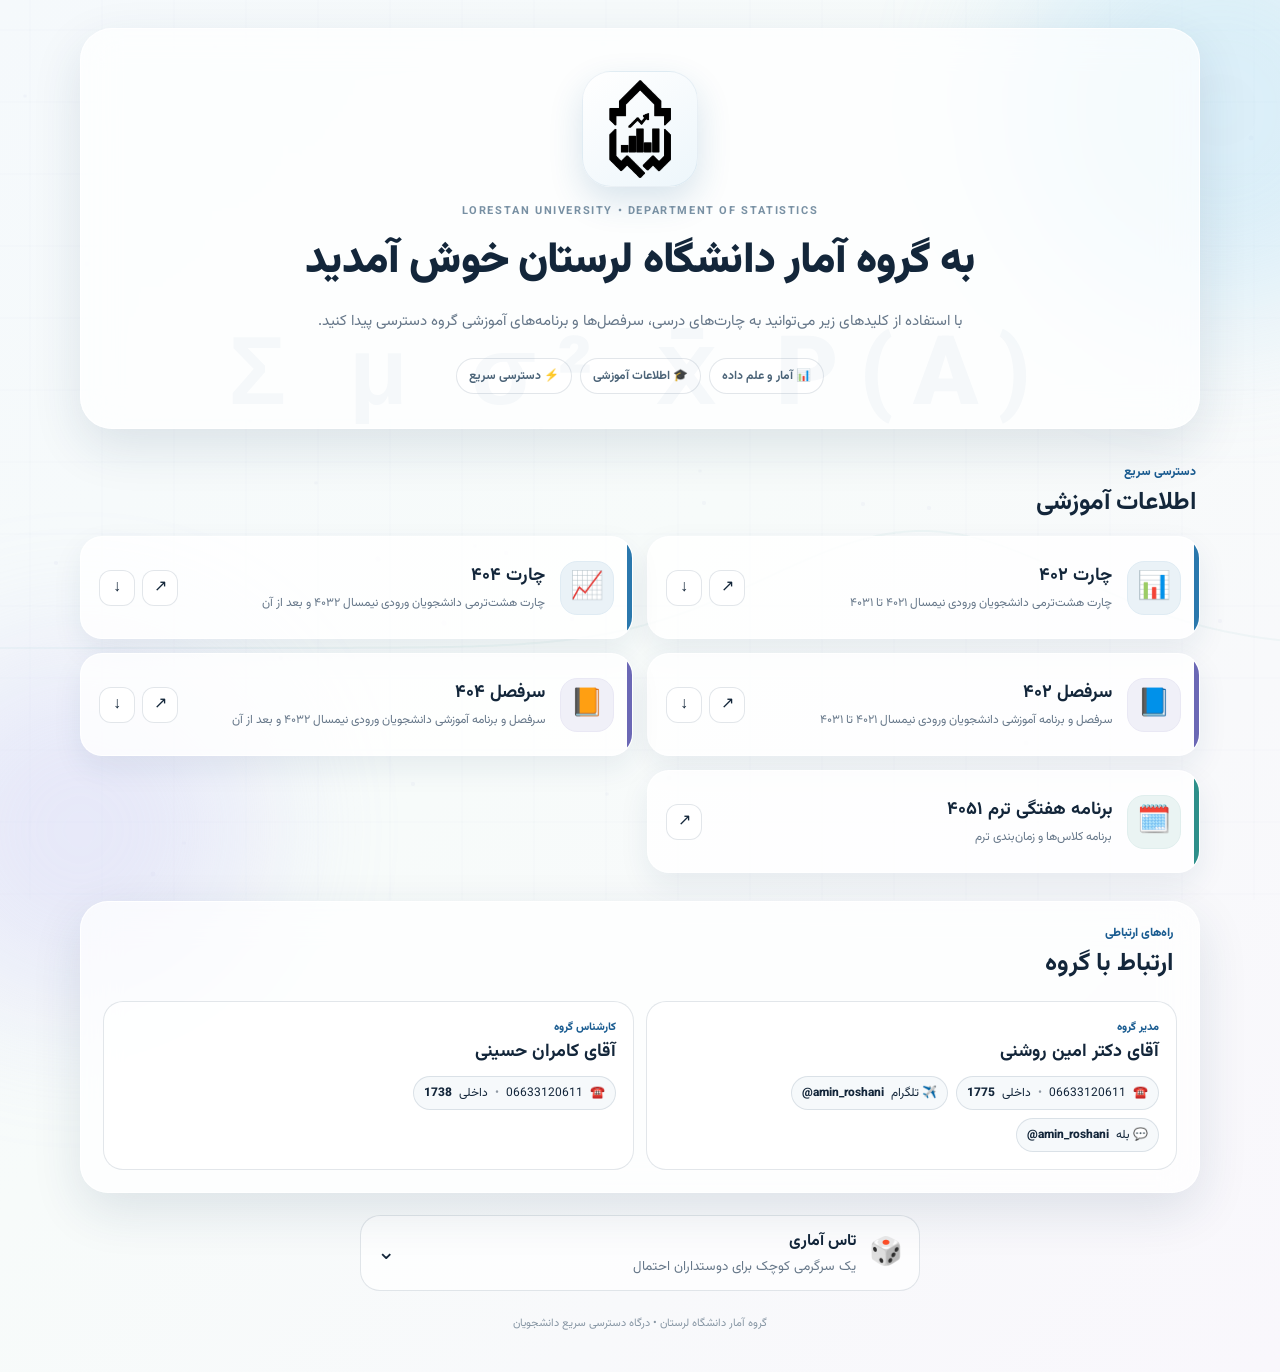
<file: index.html>
<!doctype html>
<html lang="fa" dir="rtl">
<head>
  <meta charset="utf-8" />
  <meta name="viewport" content="width=device-width,initial-scale=1" />
  <meta name="theme-color" content="#153c61" />
  <meta name="description" content="درگاه اطلاعات آموزشی گروه آمار دانشگاه لرستان" />
  <title>گروه آمار دانشگاه لرستان</title>
  <link rel="icon" href="assets/group-logo-mark.png" type="image/png" />
  <link rel="preconnect" href="https://fonts.googleapis.com">
  <link rel="preconnect" href="https://fonts.gstatic.com" crossorigin>
  <link href="https://fonts.googleapis.com/css2?family=Vazirmatn:wght@300;400;500;600;700;800;900&display=swap" rel="stylesheet">
  <link rel="stylesheet" href="assets/style.css" />
</head>
<body>
  <canvas id="stats-bg" aria-hidden="true"></canvas>
  <div class="ambient ambient-a"></div>
  <div class="ambient ambient-b"></div>

  <main class="shell">
    <section class="hero glass">
      <div class="logo-wrap" aria-label="لوگوی گروه آمار">
        <img id="site-logo" src="assets/group-logo-mark.png" alt="لوگوی گروه آمار دانشگاه لرستان" />
      </div>
      <div class="eyebrow">LORESTAN UNIVERSITY • DEPARTMENT OF STATISTICS</div>
      <h1 id="site-title">به گروه آمار دانشگاه لرستان خوش آمدید</h1>
      <p id="site-intro">با استفاده از کلیدهای زیر می‌توانید به چارت‌های درسی، سرفصل‌ها و برنامه‌های آموزشی گروه دسترسی پیدا کنید.</p>
      <div class="hero-badges" aria-label="موضوعات درگاه">
        <span>📊 آمار و علم داده</span>
        <span>🎓 اطلاعات آموزشی</span>
        <span>⚡ دسترسی سریع</span>
      </div>
    </section>

    <section class="resource-section" aria-labelledby="resources-heading">
      <div class="section-heading">
        <div>
          <span class="section-kicker">دسترسی سریع</span>
          <h2 id="resources-heading">اطلاعات آموزشی</h2>
        </div>
      </div>
      <div class="resource-grid" id="resource-grid"></div>
    </section>

    <section class="contact-section glass" aria-labelledby="contact-heading">
      <div class="section-heading compact">
        <div>
          <span class="section-kicker">راه‌های ارتباطی</span>
          <h2 id="contact-heading">ارتباط با گروه</h2>
        </div>
      </div>
      <div class="contact-grid" id="contact-grid"></div>
    </section>

    <section class="micro-section">
      <button class="dice-card" id="dice-toggle" type="button" aria-expanded="false">
        <span class="dice-icon">🎲</span>
        <span><strong>تاس آماری</strong><small>یک سرگرمی کوچک برای دوستداران احتمال</small></span>
        <span class="dice-chevron">⌄</span>
      </button>
      <div class="dice-panel" id="dice-panel" hidden>
        <div class="dice-result">
          <div class="die" id="die-face">⚄</div>
          <div><strong id="dice-number">۵</strong><span>آخرین پرتاب</span></div>
        </div>
        <button class="primary-btn" id="roll-dice" type="button">پرتاب تاس</button>
        <div class="dice-bars" id="dice-bars" aria-label="فراوانی نتایج تاس"></div>
      </div>
    </section>

    <footer id="site-footer">گروه آمار دانشگاه لرستان • درگاه دسترسی سریع دانشجویان</footer>
  </main>

  <script>
  // بارگذاری تنظیمات و برنامه با cache-busting تا تغییرات GitHub بلافاصله بعد از Refresh دیده شوند.
  (() => {
    const stamp = Date.now();
    const cfg = document.createElement('script');
    cfg.src = `data/portal-config.js?v=${stamp}`;
    cfg.onload = () => {
      const app = document.createElement('script');
      app.src = `assets/app.js?v=${stamp}`;
      document.body.appendChild(app);
    };
    cfg.onerror = () => {
      document.body.insertAdjacentHTML('beforeend','<p style="text-align:center;color:#a33">خطا در بارگذاری تنظیمات سایت.</p>');
    };
    document.body.appendChild(cfg);
  })();
  </script>
</body>
</html>
</file>
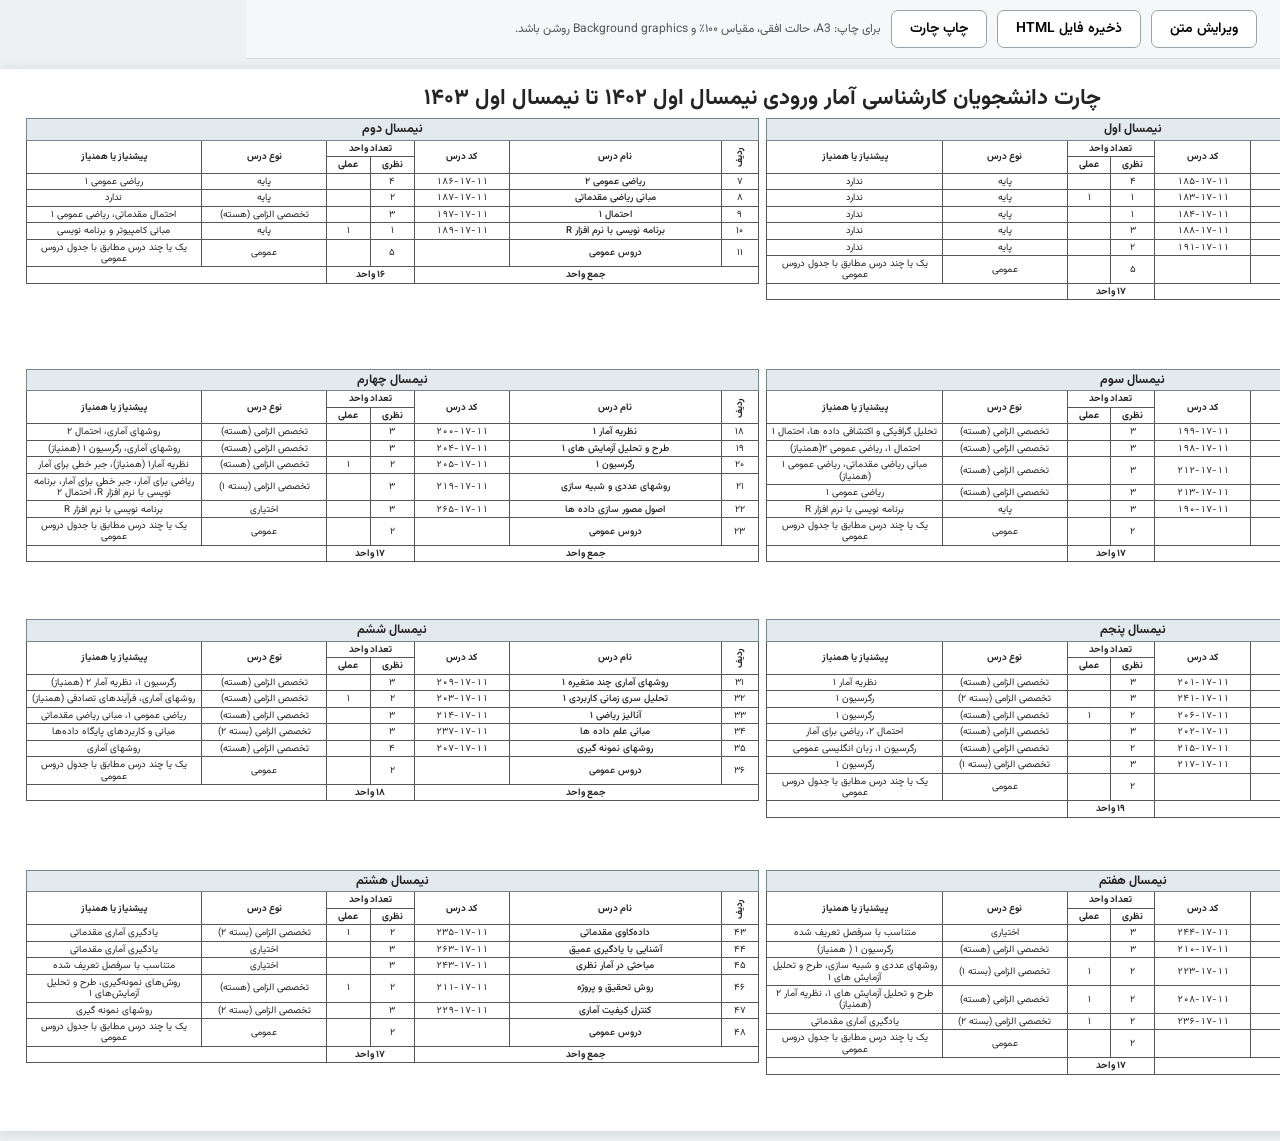
<file: files/chart-402.html>
<!doctype html>
<html lang="fa" dir="rtl">
<head>
<meta charset="utf-8">
<meta name="viewport" content="width=device-width, initial-scale=1">
<title>چارت دانشجویان کارشناسی آمار ورودی نیمسال اول ۱۴۰۲ تا نیمسال اول ۱۴۰۳</title>
<link rel="preconnect" href="https://fonts.googleapis.com">
<link rel="preconnect" href="https://fonts.gstatic.com" crossorigin>
<link href="https://fonts.googleapis.com/css2?family=Vazirmatn:wght@400;600;700&display=swap" rel="stylesheet">
<style>
:root{
  --ink:#242424;
  --grid:#575757;
  --semester:#e3eaee;
  --semester-border:#78858b;
  --paper:#ffffff;
  --side-margin:7mm;
  --w-row:5%;
  --w-course:29%;
  --w-code:13%;
  --w-theory:6%;
  --w-practical:6%;
  --w-type:17%;
  --w-prereq:24%;
}
*{box-sizing:border-box;}
html,body{margin:0;padding:0;background:#eef1f3;color:var(--ink);font-family:'Vazirmatn',Tahoma,Arial,sans-serif;}
body{direction:rtl;}
.toolbar{position:sticky;top:0;z-index:10;display:flex;justify-content:center;align-items:center;flex-wrap:wrap;gap:8px 10px;padding:10px;background:rgba(245,247,248,.96);border-bottom:1px solid #d7dcdf;}
.toolbar button{font:600 14px 'Vazirmatn',Tahoma,sans-serif;border:1px solid #9aa4a9;border-radius:7px;background:#fff;padding:7px 18px;cursor:pointer;}
.toolbar .hint{font-size:12px;color:#555;align-self:center;}
.layout-tools{display:none;gap:8px;align-items:center;flex-wrap:wrap;padding-inline:4px;}
.editing .layout-tools{display:flex;}
.setting-box{display:flex;align-items:center;gap:5px;padding:4px 7px;border:1px solid #c2c9cd;border-radius:7px;background:#fff;font-size:12px;}
.setting-box label{white-space:nowrap;font-weight:600;}
.setting-box select{font:12px 'Vazirmatn',Tahoma,sans-serif;border:1px solid #aeb7bc;border-radius:5px;padding:3px 5px;background:#fff;}
.setting-box input[type=range]{width:110px;accent-color:#78858b;}
.setting-value{min-width:42px;text-align:center;direction:ltr;font-variant-numeric:tabular-nums;color:#39464c;}
.sheet{width:404mm;min-height:281mm;margin:10px auto;background:var(--paper);padding:3mm var(--side-margin) 3mm;box-shadow:0 2px 14px rgba(0,0,0,.12);overflow:hidden;}
.main-title{height:10mm;display:flex;align-items:center;justify-content:center;font-size:16.5pt;font-weight:700;line-height:1.1;text-align:center;margin:0;}
.chart-grid{height:264mm;display:grid;grid-template-columns:1fr 1fr;grid-template-rows:repeat(4,1fr);gap:1.15mm 2.0mm;direction:rtl;align-items:start;}
.semester-wrap{min-width:0;min-height:0;display:flex;align-items:flex-start;justify-content:center;overflow:hidden;}
.semester{width:100%;border-collapse:collapse;table-layout:fixed;direction:rtl;font-family:'Vazirmatn',Tahoma,Arial,sans-serif;font-size:7.25pt;line-height:1.17;background:#fff;}
.semester th,.semester td{border:.35mm solid var(--grid);padding:.55mm .65mm;text-align:center;vertical-align:middle;overflow-wrap:anywhere;word-break:normal;}
.semester .semester-title{background:var(--semester);border-color:var(--semester-border);font-weight:700;font-size:9.4pt;padding:.8mm .5mm;letter-spacing:0;}
.semester thead th{font-weight:700;}
.semester .vertical-cell{width:5%;padding:0;overflow:visible;}
.semester .vertical-text{display:inline-block;white-space:nowrap;transform:rotate(-90deg);transform-origin:center center;font-weight:700;}
.semester .course{font-weight:500;}
.semester .code{direction:ltr;unicode-bidi:isolate;white-space:nowrap;font-variant-numeric:tabular-nums;}
.semester .unit{white-space:nowrap;}
.semester .sum-label,.semester .sum-value{font-weight:700;}
.semester .sum-empty{background:#fff;}
/* adjustable column proportions (kept identical across all 8 semester tables) */
.semester col.c-row{width:var(--w-row);}
.semester col.c-course{width:var(--w-course);}
.semester col.c-code{width:var(--w-code);}
.semester col.c-theory{width:var(--w-theory);}
.semester col.c-practical{width:var(--w-practical);}
.semester col.c-type{width:var(--w-type);}
.semester col.c-prereq{width:var(--w-prereq);}

.editing .main-title,.editing .semester th,.editing .semester td{outline:1px dashed #8b969c;outline-offset:-1px;cursor:text;}
.toolbar button.active{background:#e3eaee;border-color:#78858b;}
.row-tools{display:none;gap:6px;align-items:center;}
.editing .row-tools{display:flex;}
.toolbar .danger{border-color:#b7a0a0;}
.editing .semester tbody tr:not(.summary-row){cursor:pointer;}
.editing .semester tbody tr.selected-row td{box-shadow:inset 0 0 0 1.2px #5f737d;background:#f4f7f8;}
.editing .semester tbody tr.selected-row td.course{background:#eef3f5;}

@media print{
  @page{size:A3 landscape;margin:8mm;}
  html,body{background:#fff !important;width:auto;height:auto;}
  .toolbar{display:none !important;}
  .sheet{width:auto;min-height:0;height:281mm;margin:0;padding:3mm var(--side-margin) 3mm;box-shadow:none;overflow:hidden;}
  .main-title{height:10mm;}
  .chart-grid{height:264mm;}
  *{-webkit-print-color-adjust:exact !important;print-color-adjust:exact !important;}
}
</style>
</head>
<body>
<div class="toolbar">
  <button id="editBtn" onclick="toggleEdit()">ویرایش متن</button>
  <span class="row-tools" id="rowTools">
    <button onclick="addRow('above')">افزودن سطر بالا</button>
    <button onclick="addRow('below')">افزودن سطر پایین</button>
    <button class="danger" onclick="deleteRow()">حذف سطر</button>
  </span>
  <span class="layout-tools" id="layoutTools">
    <span class="setting-box">
      <label for="marginRange">حاشیه راست/چپ</label>
      <input id="marginRange" type="range" min="4" max="20" step="0.5" value="7" oninput="setSideMargin(this.value)">
      <span class="setting-value" id="marginValue">7 mm</span>
    </span>
    <span class="setting-box">
      <label for="columnSelect">عرض ستون</label>
      <select id="columnSelect" onchange="syncColumnSlider()">
        <option value="--w-row">ردیف</option>
        <option value="--w-course" selected>نام درس</option>
        <option value="--w-code">کد درس</option>
        <option value="--w-theory">واحد نظری</option>
        <option value="--w-practical">واحد عملی</option>
        <option value="--w-type">نوع درس</option>
        <option value="--w-prereq">پیشنیاز/همنیاز</option>
      </select>
      <input id="columnRange" type="range" min="3" max="40" step="0.5" value="29" oninput="setColumnWidth(this.value)">
      <span class="setting-value" id="columnValue">29%</span>
      <button type="button" onclick="resetLayout()">بازنشانی اندازه‌ها</button>
    </span>
  </span>
  <button onclick="saveHtml()">ذخیره فایل HTML</button>
  <button onclick="window.print()">چاپ چارت</button>
  <span class="hint" id="editHint">برای چاپ: A3، حالت افقی، مقیاس ۱۰۰٪ و Background graphics روشن باشد.</span>
</div>
<main class="sheet">
  <h1 class="main-title">چارت دانشجویان کارشناسی آمار ورودی نیمسال اول ۱۴۰۲ تا نیمسال اول ۱۴۰۳</h1>
  <section class="chart-grid"><div class="semester-wrap">
<table class="semester" aria-label="نیمسال اول">
<colgroup>
<col class="c-row"><col class="c-course"><col class="c-code"><col class="c-theory"><col class="c-practical"><col class="c-type"><col class="c-prereq">
</colgroup>
<thead>
<tr><th colspan="7" class="semester-title">نیمسال اول</th></tr>
<tr>
<th rowspan="2" class="vertical-cell"><span class="vertical-text">ردیف</span></th>
<th rowspan="2">نام درس</th>
<th rowspan="2">کد درس</th>
<th colspan="2">تعداد واحد</th>
<th rowspan="2">نوع درس</th>
<th rowspan="2">پیشنیاز یا همنیاز</th>
</tr>
<tr><th>نظری</th><th>عملی</th></tr>
</thead>
<tbody>
<tr>
<td>۱</td>
<td class="course">ریاضی عمومی ۱</td>
<td class="code">۱۸۵-۱۷-۱۱</td>
<td class="unit">۴</td>
<td class="unit"></td>
<td>پایه</td>
<td>ندارد</td>
</tr><tr>
<td>۲</td>
<td class="course">تحلیل گرافیکی و اکتشافی داده ها</td>
<td class="code">۱۸۳-۱۷-۱۱</td>
<td class="unit">۱</td>
<td class="unit">۱</td>
<td>پایه</td>
<td>ندارد</td>
</tr><tr>
<td>۳</td>
<td class="course">احتمال مقدماتی</td>
<td class="code">۱۸۴-۱۷-۱۱</td>
<td class="unit">۱</td>
<td class="unit"></td>
<td>پایه</td>
<td>ندارد</td>
</tr><tr>
<td>۴</td>
<td class="course">مبانی کامپیوتر و برنامه نویسی</td>
<td class="code">۱۸۸-۱۷-۱۱</td>
<td class="unit">۳</td>
<td class="unit"></td>
<td>پایه</td>
<td>ندارد</td>
</tr><tr>
<td>۵</td>
<td class="course">مبانی علم اقتصاد</td>
<td class="code">۱۹۱-۱۷-۱۱</td>
<td class="unit">۲</td>
<td class="unit"></td>
<td>پایه</td>
<td>ندارد</td>
</tr><tr>
<td>۶</td>
<td class="course">دروس عمومی</td>
<td class="code"></td>
<td class="unit">۵</td>
<td class="unit"></td>
<td>عمومی</td>
<td>یک یا چند درس مطابق با جدول دروس عمومی</td>
</tr>
<tr class="summary-row">
<td colspan="3" class="sum-label">جمع واحد</td>
<td colspan="2" class="sum-value">۱۷ واحد</td>
<td colspan="2" class="sum-empty"></td>
</tr>
</tbody>
</table>
</div>
<div class="semester-wrap">
<table class="semester" aria-label="نیمسال دوم">
<colgroup>
<col class="c-row"><col class="c-course"><col class="c-code"><col class="c-theory"><col class="c-practical"><col class="c-type"><col class="c-prereq">
</colgroup>
<thead>
<tr><th colspan="7" class="semester-title">نیمسال دوم</th></tr>
<tr>
<th rowspan="2" class="vertical-cell"><span class="vertical-text">ردیف</span></th>
<th rowspan="2">نام درس</th>
<th rowspan="2">کد درس</th>
<th colspan="2">تعداد واحد</th>
<th rowspan="2">نوع درس</th>
<th rowspan="2">پیشنیاز یا همنیاز</th>
</tr>
<tr><th>نظری</th><th>عملی</th></tr>
</thead>
<tbody>
<tr>
<td>۷</td>
<td class="course">ریاضی عمومی ۲</td>
<td class="code">۱۸۶-۱۷-۱۱</td>
<td class="unit">۴</td>
<td class="unit"></td>
<td>پایه</td>
<td>ریاضی عمومی ۱</td>
</tr><tr>
<td>۸</td>
<td class="course">مبانی ریاضی مقدماتی</td>
<td class="code">۱۸۷-۱۷-۱۱</td>
<td class="unit">۲</td>
<td class="unit"></td>
<td>پایه</td>
<td>ندارد</td>
</tr><tr>
<td>۹</td>
<td class="course">احتمال ۱</td>
<td class="code">۱۹۷-۱۷-۱۱</td>
<td class="unit">۳</td>
<td class="unit"></td>
<td>تخصصی الزامی (هسته)</td>
<td>احتمال مقدماتی، ریاضی عمومی ۱</td>
</tr><tr>
<td>۱۰</td>
<td class="course">برنامه نویسی با نرم افزار R</td>
<td class="code">۱۸۹-۱۷-۱۱</td>
<td class="unit">۱</td>
<td class="unit">۱</td>
<td>پایه</td>
<td>مبانی کامپیوتر و برنامه نویسی</td>
</tr><tr>
<td>۱۱</td>
<td class="course">دروس عمومی</td>
<td class="code"></td>
<td class="unit">۵</td>
<td class="unit"></td>
<td>عمومی</td>
<td>یک یا چند درس مطابق با جدول دروس عمومی</td>
</tr>
<tr class="summary-row">
<td colspan="3" class="sum-label">جمع واحد</td>
<td colspan="2" class="sum-value">۱۶ واحد</td>
<td colspan="2" class="sum-empty"></td>
</tr>
</tbody>
</table>
</div>
<div class="semester-wrap">
<table class="semester" aria-label="نیمسال سوم">
<colgroup>
<col class="c-row"><col class="c-course"><col class="c-code"><col class="c-theory"><col class="c-practical"><col class="c-type"><col class="c-prereq">
</colgroup>
<thead>
<tr><th colspan="7" class="semester-title">نیمسال سوم</th></tr>
<tr>
<th rowspan="2" class="vertical-cell"><span class="vertical-text">ردیف</span></th>
<th rowspan="2">نام درس</th>
<th rowspan="2">کد درس</th>
<th colspan="2">تعداد واحد</th>
<th rowspan="2">نوع درس</th>
<th rowspan="2">پیشنیاز یا همنیاز</th>
</tr>
<tr><th>نظری</th><th>عملی</th></tr>
</thead>
<tbody>
<tr>
<td>۱۲</td>
<td class="course">روشهای آماری</td>
<td class="code">۱۹۹-۱۷-۱۱</td>
<td class="unit">۳</td>
<td class="unit"></td>
<td>تخصصی الزامی (هسته)</td>
<td>تحلیل گرافیکی و اکتشافی داده ها، احتمال ۱</td>
</tr><tr>
<td>۱۳</td>
<td class="course">احتمال ۲</td>
<td class="code">۱۹۸-۱۷-۱۱</td>
<td class="unit">۳</td>
<td class="unit"></td>
<td>تخصصی الزامی (هسته)</td>
<td>احتمال ۱، ریاضی عمومی ۲(همنیاز)</td>
</tr><tr>
<td>۱۴</td>
<td class="course">جبر خطی برای آمار</td>
<td class="code">۲۱۲-۱۷-۱۱</td>
<td class="unit">۳</td>
<td class="unit"></td>
<td>تخصصی الزامی (هسته)</td>
<td>مبانی ریاضی مقدماتی، ریاضی عمومی ۱ (همنیاز)</td>
</tr><tr>
<td>۱۵</td>
<td class="course">ریاضی برای آمار</td>
<td class="code">۲۱۳-۱۷-۱۱</td>
<td class="unit">۳</td>
<td class="unit"></td>
<td>تخصصی الزامی (هسته)</td>
<td>ریاضی عمومی ۱</td>
</tr><tr>
<td>۱۶</td>
<td class="course">مبانی و کاربردهای پایگاه داده ها</td>
<td class="code">۱۹۰-۱۷-۱۱</td>
<td class="unit">۳</td>
<td class="unit"></td>
<td>پایه</td>
<td>برنامه نویسی با نرم افزار R</td>
</tr><tr>
<td>۱۷</td>
<td class="course">دروس عمومی</td>
<td class="code"></td>
<td class="unit">۲</td>
<td class="unit"></td>
<td>عمومی</td>
<td>یک یا چند درس مطابق با جدول دروس عمومی</td>
</tr>
<tr class="summary-row">
<td colspan="3" class="sum-label">جمع واحد</td>
<td colspan="2" class="sum-value">۱۷ واحد</td>
<td colspan="2" class="sum-empty"></td>
</tr>
</tbody>
</table>
</div>
<div class="semester-wrap">
<table class="semester" aria-label="نیمسال چهارم">
<colgroup>
<col class="c-row"><col class="c-course"><col class="c-code"><col class="c-theory"><col class="c-practical"><col class="c-type"><col class="c-prereq">
</colgroup>
<thead>
<tr><th colspan="7" class="semester-title">نیمسال چهارم</th></tr>
<tr>
<th rowspan="2" class="vertical-cell"><span class="vertical-text">ردیف</span></th>
<th rowspan="2">نام درس</th>
<th rowspan="2">کد درس</th>
<th colspan="2">تعداد واحد</th>
<th rowspan="2">نوع درس</th>
<th rowspan="2">پیشنیاز یا همنیاز</th>
</tr>
<tr><th>نظری</th><th>عملی</th></tr>
</thead>
<tbody>
<tr>
<td>۱۸</td>
<td class="course">نظریه آمار ۱</td>
<td class="code">۲۰۰-۱۷-۱۱</td>
<td class="unit">۳</td>
<td class="unit"></td>
<td>تخصص الزامی (هسته)</td>
<td>روشهای آماری، احتمال ۲</td>
</tr><tr>
<td>۱۹</td>
<td class="course">طرح و تحلیل آزمایش های ۱</td>
<td class="code">۲۰۴-۱۷-۱۱</td>
<td class="unit">۳</td>
<td class="unit"></td>
<td>تخصص الزامی (هسته)</td>
<td>روشهای آماری، رگرسیون ۱ (همنیاز)</td>
</tr><tr>
<td>۲۰</td>
<td class="course">رگرسیون ۱</td>
<td class="code">۲۰۵-۱۷-۱۱</td>
<td class="unit">۲</td>
<td class="unit">۱</td>
<td>تخصصی الزامی (هسته)</td>
<td>نظریه آمار۱ (همنیاز)، جبر خطی برای آمار</td>
</tr><tr>
<td>۲۱</td>
<td class="course">روشهای عددی و شبیه سازی</td>
<td class="code">۲۱۹-۱۷-۱۱</td>
<td class="unit">۳</td>
<td class="unit"></td>
<td>تخصصی الزامی (بسته ۱)</td>
<td>ریاضی برای آمار، جبر خطی برای آمار، برنامه نویسی با نرم افزار R، احتمال ۲</td>
</tr><tr>
<td>۲۲</td>
<td class="course">اصول مصور سازی داده ها</td>
<td class="code">۲۶۵-۱۷-۱۱</td>
<td class="unit">۳</td>
<td class="unit"></td>
<td>اختیاری</td>
<td>برنامه نویسی با نرم افزار R</td>
</tr><tr>
<td>۲۳</td>
<td class="course">دروس عمومی</td>
<td class="code"></td>
<td class="unit">۲</td>
<td class="unit"></td>
<td>عمومی</td>
<td>یک یا چند درس مطابق با جدول دروس عمومی</td>
</tr>
<tr class="summary-row">
<td colspan="3" class="sum-label">جمع واحد</td>
<td colspan="2" class="sum-value">۱۷ واحد</td>
<td colspan="2" class="sum-empty"></td>
</tr>
</tbody>
</table>
</div>
<div class="semester-wrap">
<table class="semester" aria-label="نیمسال پنجم">
<colgroup>
<col class="c-row"><col class="c-course"><col class="c-code"><col class="c-theory"><col class="c-practical"><col class="c-type"><col class="c-prereq">
</colgroup>
<thead>
<tr><th colspan="7" class="semester-title">نیمسال پنجم</th></tr>
<tr>
<th rowspan="2" class="vertical-cell"><span class="vertical-text">ردیف</span></th>
<th rowspan="2">نام درس</th>
<th rowspan="2">کد درس</th>
<th colspan="2">تعداد واحد</th>
<th rowspan="2">نوع درس</th>
<th rowspan="2">پیشنیاز یا همنیاز</th>
</tr>
<tr><th>نظری</th><th>عملی</th></tr>
</thead>
<tbody>
<tr>
<td>۲۴</td>
<td class="course">نظریه آمار ۲</td>
<td class="code">۲۰۱-۱۷-۱۱</td>
<td class="unit">۳</td>
<td class="unit"></td>
<td>تخصصی الزامی (هسته)</td>
<td>نظریه آمار ۱</td>
</tr><tr>
<td>۲۵</td>
<td class="course">مبانی آمار زیستی</td>
<td class="code">۲۴۱-۱۷-۱۱</td>
<td class="unit">۳</td>
<td class="unit"></td>
<td>تخصصی الزامی (بسته ۲)</td>
<td>رگرسیون ۱</td>
</tr><tr>
<td>۲۶</td>
<td class="course">یادگیری آماری مقدماتی</td>
<td class="code">۲۰۶-۱۷-۱۱</td>
<td class="unit">۲</td>
<td class="unit">۱</td>
<td>تخصصی الزامی (هسته)</td>
<td>رگرسیون ۱</td>
</tr><tr>
<td>۲۷</td>
<td class="course">فرآیندهای تصادفی</td>
<td class="code">۲۰۲-۱۷-۱۱</td>
<td class="unit">۳</td>
<td class="unit"></td>
<td>تخصصی الزامی (هسته)</td>
<td>احتمال ۲، ریاضی برای آمار</td>
</tr><tr>
<td>۲۸</td>
<td class="course">زبان تخصصی</td>
<td class="code">۲۱۵-۱۷-۱۱</td>
<td class="unit">۲</td>
<td class="unit"></td>
<td>تخصصی الزامی (هسته)</td>
<td>رگرسیون ۱، زبان انگلیسی عمومی</td>
</tr><tr>
<td>۲۹</td>
<td class="course">رگرسیون ۲</td>
<td class="code">۲۱۷-۱۷-۱۱</td>
<td class="unit">۳</td>
<td class="unit"></td>
<td>تخصصی الزامی (بسته ۱)</td>
<td>رگرسیون ۱</td>
</tr><tr>
<td>۳۰</td>
<td class="course">دروس عمومی</td>
<td class="code"></td>
<td class="unit">۲</td>
<td class="unit"></td>
<td>عمومی</td>
<td>یک یا چند درس مطابق با جدول دروس عمومی</td>
</tr>
<tr class="summary-row">
<td colspan="3" class="sum-label">جمع واحد</td>
<td colspan="2" class="sum-value">۱۹ واحد</td>
<td colspan="2" class="sum-empty"></td>
</tr>
</tbody>
</table>
</div>
<div class="semester-wrap">
<table class="semester" aria-label="نیمسال ششم">
<colgroup>
<col class="c-row"><col class="c-course"><col class="c-code"><col class="c-theory"><col class="c-practical"><col class="c-type"><col class="c-prereq">
</colgroup>
<thead>
<tr><th colspan="7" class="semester-title">نیمسال ششم</th></tr>
<tr>
<th rowspan="2" class="vertical-cell"><span class="vertical-text">ردیف</span></th>
<th rowspan="2">نام درس</th>
<th rowspan="2">کد درس</th>
<th colspan="2">تعداد واحد</th>
<th rowspan="2">نوع درس</th>
<th rowspan="2">پیشنیاز یا همنیاز</th>
</tr>
<tr><th>نظری</th><th>عملی</th></tr>
</thead>
<tbody>
<tr>
<td>۳۱</td>
<td class="course">روشهای آماری چند متغیره ۱</td>
<td class="code">۲۰۹-۱۷-۱۱</td>
<td class="unit">۳</td>
<td class="unit"></td>
<td>تخصص الزامی (هسته)</td>
<td>رگرسیون ۱، نظریه آمار ۲ (همنیاز)</td>
</tr><tr>
<td>۳۲</td>
<td class="course">تحلیل سری زمانی کاربردی ۱</td>
<td class="code">۲۰۳-۱۷-۱۱</td>
<td class="unit">۲</td>
<td class="unit">۱</td>
<td>تخصص الزامی (هسته)</td>
<td>روشهای آماری، فرآیندهای تصادفی (همنیاز)</td>
</tr><tr>
<td>۳۳</td>
<td class="course">آنالیز ریاضی ۱</td>
<td class="code">۲۱۴-۱۷-۱۱</td>
<td class="unit">۳</td>
<td class="unit"></td>
<td>تخصصی الزامی (هسته)</td>
<td>ریاضی عمومی ۱، مبانی ریاضی مقدماتی</td>
</tr><tr>
<td>۳۴</td>
<td class="course">مبانی علم داده ها</td>
<td class="code">۲۳۷-۱۷-۱۱</td>
<td class="unit">۳</td>
<td class="unit"></td>
<td>تخصصی الزامی (بسته ۲)</td>
<td>مبانی و کاربردهای پایگاه داده‌ها</td>
</tr><tr>
<td>۳۵</td>
<td class="course">روشهای نمونه گیری</td>
<td class="code">۲۰۷-۱۷-۱۱</td>
<td class="unit">۴</td>
<td class="unit"></td>
<td>تخصصی الزامی (هسته)</td>
<td>روشهای آماری</td>
</tr><tr>
<td>۳۶</td>
<td class="course">دروس عمومی</td>
<td class="code"></td>
<td class="unit">۲</td>
<td class="unit"></td>
<td>عمومی</td>
<td>یک یا چند درس مطابق با جدول دروس عمومی</td>
</tr>
<tr class="summary-row">
<td colspan="3" class="sum-label">جمع واحد</td>
<td colspan="2" class="sum-value">۱۸ واحد</td>
<td colspan="2" class="sum-empty"></td>
</tr>
</tbody>
</table>
</div>
<div class="semester-wrap">
<table class="semester" aria-label="نیمسال هفتم">
<colgroup>
<col class="c-row"><col class="c-course"><col class="c-code"><col class="c-theory"><col class="c-practical"><col class="c-type"><col class="c-prereq">
</colgroup>
<thead>
<tr><th colspan="7" class="semester-title">نیمسال هفتم</th></tr>
<tr>
<th rowspan="2" class="vertical-cell"><span class="vertical-text">ردیف</span></th>
<th rowspan="2">نام درس</th>
<th rowspan="2">کد درس</th>
<th colspan="2">تعداد واحد</th>
<th rowspan="2">نوع درس</th>
<th rowspan="2">پیشنیاز یا همنیاز</th>
</tr>
<tr><th>نظری</th><th>عملی</th></tr>
</thead>
<tbody>
<tr>
<td>۳۷</td>
<td class="course">مباحثی در آمار کاربردی</td>
<td class="code">۲۴۴-۱۷-۱۱</td>
<td class="unit">۳</td>
<td class="unit"></td>
<td>اختیاری</td>
<td>متناسب با سرفصل تعریف شده</td>
</tr><tr>
<td>۳۸</td>
<td class="course">مبانی آمار ناپارامتری</td>
<td class="code">۲۱۰-۱۷-۱۱</td>
<td class="unit">۳</td>
<td class="unit"></td>
<td>تخصصی الزامی (هسته)</td>
<td>رگرسیون ۱ ( همنیاز)</td>
</tr><tr>
<td>۳۹</td>
<td class="course">آمار محاسباتی</td>
<td class="code">۲۲۳-۱۷-۱۱</td>
<td class="unit">۲</td>
<td class="unit">۱</td>
<td>تخصصی الزامی (بسته ۱)</td>
<td>روشهای عددی و شبیه سازی، طرح و تحلیل آزمایش های ۱</td>
</tr><tr>
<td>۴۰</td>
<td class="course">تحلیل داده های رسته ای</td>
<td class="code">۲۰۸-۱۷-۱۱</td>
<td class="unit">۲</td>
<td class="unit">۱</td>
<td>تخصصی الزامی (هسته)</td>
<td>طرح و تحلیل آزمایش های ۱، نظریه آمار ۲ (همنیاز)</td>
</tr><tr>
<td>۴۱</td>
<td class="course">آشنایی با یادگیری ماشینی</td>
<td class="code">۲۳۶-۱۷-۱۱</td>
<td class="unit">۲</td>
<td class="unit">۱</td>
<td>تخصصی الزامی (بسته ۲)</td>
<td>یادگیری آماری مقدماتی</td>
</tr><tr>
<td>۴۲</td>
<td class="course">دروس عمومی</td>
<td class="code"></td>
<td class="unit">۲</td>
<td class="unit"></td>
<td>عمومی</td>
<td>یک یا چند درس مطابق با جدول دروس عمومی</td>
</tr>
<tr class="summary-row">
<td colspan="3" class="sum-label">جمع واحد</td>
<td colspan="2" class="sum-value">۱۷ واحد</td>
<td colspan="2" class="sum-empty"></td>
</tr>
</tbody>
</table>
</div>
<div class="semester-wrap">
<table class="semester" aria-label="نیمسال هشتم">
<colgroup>
<col class="c-row"><col class="c-course"><col class="c-code"><col class="c-theory"><col class="c-practical"><col class="c-type"><col class="c-prereq">
</colgroup>
<thead>
<tr><th colspan="7" class="semester-title">نیمسال هشتم</th></tr>
<tr>
<th rowspan="2" class="vertical-cell"><span class="vertical-text">ردیف</span></th>
<th rowspan="2">نام درس</th>
<th rowspan="2">کد درس</th>
<th colspan="2">تعداد واحد</th>
<th rowspan="2">نوع درس</th>
<th rowspan="2">پیشنیاز یا همنیاز</th>
</tr>
<tr><th>نظری</th><th>عملی</th></tr>
</thead>
<tbody>
<tr>
<td>۴۳</td>
<td class="course">داده‌کاوی مقدماتی</td>
<td class="code">۲۳۵-۱۷-۱۱</td>
<td class="unit">۲</td>
<td class="unit">۱</td>
<td>تخصصی الزامی (بسته ۲)</td>
<td>یادگیری آماری مقدماتی</td>
</tr><tr>
<td>۴۴</td>
<td class="course">آشنایی با یادگیری عمیق</td>
<td class="code">۲۶۳-۱۷-۱۱</td>
<td class="unit">۳</td>
<td class="unit"></td>
<td>اختیاری</td>
<td>یادگیری آماری مقدماتی</td>
</tr><tr>
<td>۴۵</td>
<td class="course">مباحثی در آمار نظری</td>
<td class="code">۲۴۳-۱۷-۱۱</td>
<td class="unit">۳</td>
<td class="unit"></td>
<td>اختیاری</td>
<td>متناسب با سرفصل تعریف شده</td>
</tr><tr>
<td>۴۶</td>
<td class="course">روش تحقیق و پروژه</td>
<td class="code">۲۱۱-۱۷-۱۱</td>
<td class="unit">۲</td>
<td class="unit">۱</td>
<td>تخصصی الزامی (هسته)</td>
<td>روش‌های نمونه‌گیری، طرح و تحلیل آزمایش‌های ۱</td>
</tr><tr>
<td>۴۷</td>
<td class="course">کنترل کیفیت آماری</td>
<td class="code">۲۲۹-۱۷-۱۱</td>
<td class="unit">۳</td>
<td class="unit"></td>
<td>تخصصی الزامی (بسته ۲)</td>
<td>روشهای نمونه گیری</td>
</tr><tr>
<td>۴۸</td>
<td class="course">دروس عمومی</td>
<td class="code"></td>
<td class="unit">۲</td>
<td class="unit"></td>
<td>عمومی</td>
<td>یک یا چند درس مطابق با جدول دروس عمومی</td>
</tr>
<tr class="summary-row">
<td colspan="3" class="sum-label">جمع واحد</td>
<td colspan="2" class="sum-value">۱۷ واحد</td>
<td colspan="2" class="sum-empty"></td>
</tr>
</tbody>
</table>
</div></section>
</main>

<script>
let editing = false;
let selectedRow = null;


const layoutDefaults = {
  sideMargin: 7,
  widths: {
    '--w-row': 5,
    '--w-course': 29,
    '--w-code': 13,
    '--w-theory': 6,
    '--w-practical': 6,
    '--w-type': 17,
    '--w-prereq': 24
  }
};
const widthKeys = Object.keys(layoutDefaults.widths);

function cssNumber(name, fallback) {
  const v = parseFloat(getComputedStyle(document.documentElement).getPropertyValue(name));
  return Number.isFinite(v) ? v : fallback;
}

function setSideMargin(value) {
  const v = Math.max(4, Math.min(20, parseFloat(value) || layoutDefaults.sideMargin));
  document.documentElement.style.setProperty('--side-margin', v + 'mm');
  const out = document.getElementById('marginValue');
  if (out) out.textContent = v.toFixed(v % 1 ? 1 : 0) + ' mm';
}

function syncColumnSlider() {
  const sel = document.getElementById('columnSelect');
  const slider = document.getElementById('columnRange');
  const out = document.getElementById('columnValue');
  if (!sel || !slider || !out) return;
  const key = sel.value;
  const v = cssNumber(key, layoutDefaults.widths[key]);
  slider.value = v;
  out.textContent = v.toFixed(v % 1 ? 1 : 0) + '%';
}

function setColumnWidth(value) {
  const sel = document.getElementById('columnSelect');
  if (!sel) return;
  const key = sel.value;
  const target = Math.max(3, Math.min(40, parseFloat(value) || layoutDefaults.widths[key]));

  const widths = {};
  let oldOtherTotal = 0;
  widthKeys.forEach(k => {
    widths[k] = cssNumber(k, layoutDefaults.widths[k]);
    if (k !== key) oldOtherTotal += widths[k];
  });

  const newOtherTotal = 100 - target;
  if (oldOtherTotal <= 0 || newOtherTotal <= 0) return;
  const scale = newOtherTotal / oldOtherTotal;

  widthKeys.forEach(k => {
    const newValue = (k === key) ? target : widths[k] * scale;
    document.documentElement.style.setProperty(k, newValue.toFixed(3) + '%');
  });
  syncColumnSlider();
}

function resetLayout() {
  document.documentElement.style.setProperty('--side-margin', layoutDefaults.sideMargin + 'mm');
  widthKeys.forEach(k => document.documentElement.style.setProperty(k, layoutDefaults.widths[k] + '%'));
  const marginRange = document.getElementById('marginRange');
  if (marginRange) marginRange.value = layoutDefaults.sideMargin;
  const marginValue = document.getElementById('marginValue');
  if (marginValue) marginValue.textContent = layoutDefaults.sideMargin + ' mm';
  syncColumnSlider();
}

function syncLayoutControls() {
  const margin = cssNumber('--side-margin', layoutDefaults.sideMargin);
  const marginRange = document.getElementById('marginRange');
  const marginValue = document.getElementById('marginValue');
  if (marginRange) marginRange.value = margin;
  if (marginValue) marginValue.textContent = margin.toFixed(margin % 1 ? 1 : 0) + ' mm';
  syncColumnSlider();
}

document.addEventListener('DOMContentLoaded', syncLayoutControls);

function setSelectedRow(row) {
  document.querySelectorAll('.semester tbody tr.selected-row').forEach(r => r.classList.remove('selected-row'));
  selectedRow = row;
  if (selectedRow) selectedRow.classList.add('selected-row');
}

function toggleEdit() {
  editing = !editing;
  document.body.classList.toggle('editing', editing);
  document.querySelectorAll('.main-title, .semester th, .semester td').forEach(el => {
    el.contentEditable = editing ? 'true' : 'false';
    el.spellcheck = false;
  });
  const btn = document.getElementById('editBtn');
  btn.classList.toggle('active', editing);
  btn.textContent = editing ? 'پایان ویرایش' : 'ویرایش متن';
  const hint = document.getElementById('editHint');
  hint.textContent = editing
    ? 'متن و سطرها قابل ویرایش‌اند؛ حاشیه و عرض ستون‌ها را نیز از کنترل‌های بالا تنظیم کنید.'
    : 'برای چاپ: A3، حالت افقی، مقیاس ۱۰۰٪ و Background graphics روشن باشد.';
  if (!editing) setSelectedRow(null);
}

document.addEventListener('click', function(e) {
  if (!editing) return;
  const row = e.target.closest('.semester tbody tr');
  if (!row || row.classList.contains('summary-row')) return;
  setSelectedRow(row);
});

function addRow(where) {
  if (!editing) {
    alert('ابتدا حالت «ویرایش متن» را فعال کنید.');
    return;
  }
  if (!selectedRow) {
    alert('ابتدا روی یکی از سطرهای درسی جدول موردنظر کلیک کنید.');
    return;
  }
  const newRow = selectedRow.cloneNode(true);
  newRow.classList.remove('selected-row');
  newRow.querySelectorAll('td').forEach(td => {
    td.textContent = '';
    td.contentEditable = 'true';
    td.spellcheck = false;
  });
  if (where === 'above') selectedRow.before(newRow);
  else selectedRow.after(newRow);
  setSelectedRow(newRow);
  const firstEditable = newRow.querySelector('td');
  if (firstEditable) firstEditable.focus();
}

function deleteRow() {
  if (!editing) {
    alert('ابتدا حالت «ویرایش متن» را فعال کنید.');
    return;
  }
  if (!selectedRow) {
    alert('ابتدا سطری را که می‌خواهید حذف شود انتخاب کنید.');
    return;
  }
  const semesterName = selectedRow.closest('.semester')?.getAttribute('aria-label') || 'این جدول';
  if (!confirm('سطر انتخاب‌شده از ' + semesterName + ' حذف شود؟')) return;
  const next = selectedRow.nextElementSibling;
  const prev = selectedRow.previousElementSibling;
  selectedRow.remove();
  const candidate = next && !next.classList.contains('summary-row') ? next :
                    (prev && !prev.classList.contains('summary-row') ? prev : null);
  setSelectedRow(candidate);
}

function saveHtml() {
  const clone = document.documentElement.cloneNode(true);
  clone.querySelectorAll('[contenteditable]').forEach(el => el.removeAttribute('contenteditable'));
  clone.querySelectorAll('.selected-row').forEach(el => el.classList.remove('selected-row'));
  clone.querySelector('body')?.classList.remove('editing');
  const editButton = clone.querySelector('#editBtn');
  if (editButton) { editButton.classList.remove('active'); editButton.textContent = 'ویرایش متن'; }
  const hint = clone.querySelector('#editHint');
  if (hint) hint.textContent = 'برای چاپ: A3، حالت افقی، مقیاس ۱۰۰٪ و Background graphics روشن باشد.';
  const html = '<!doctype html>\n' + clone.outerHTML;
  const blob = new Blob([html], {type:'text/html;charset=utf-8'});
  const a = document.createElement('a');
  a.href = URL.createObjectURL(blob);
  a.download = 'chart_statistics_1402_1403_edited.html';
  document.body.appendChild(a);
  a.click();
  a.remove();
  setTimeout(() => URL.revokeObjectURL(a.href), 1000);
}
</script>
</body>
</html>
</file>
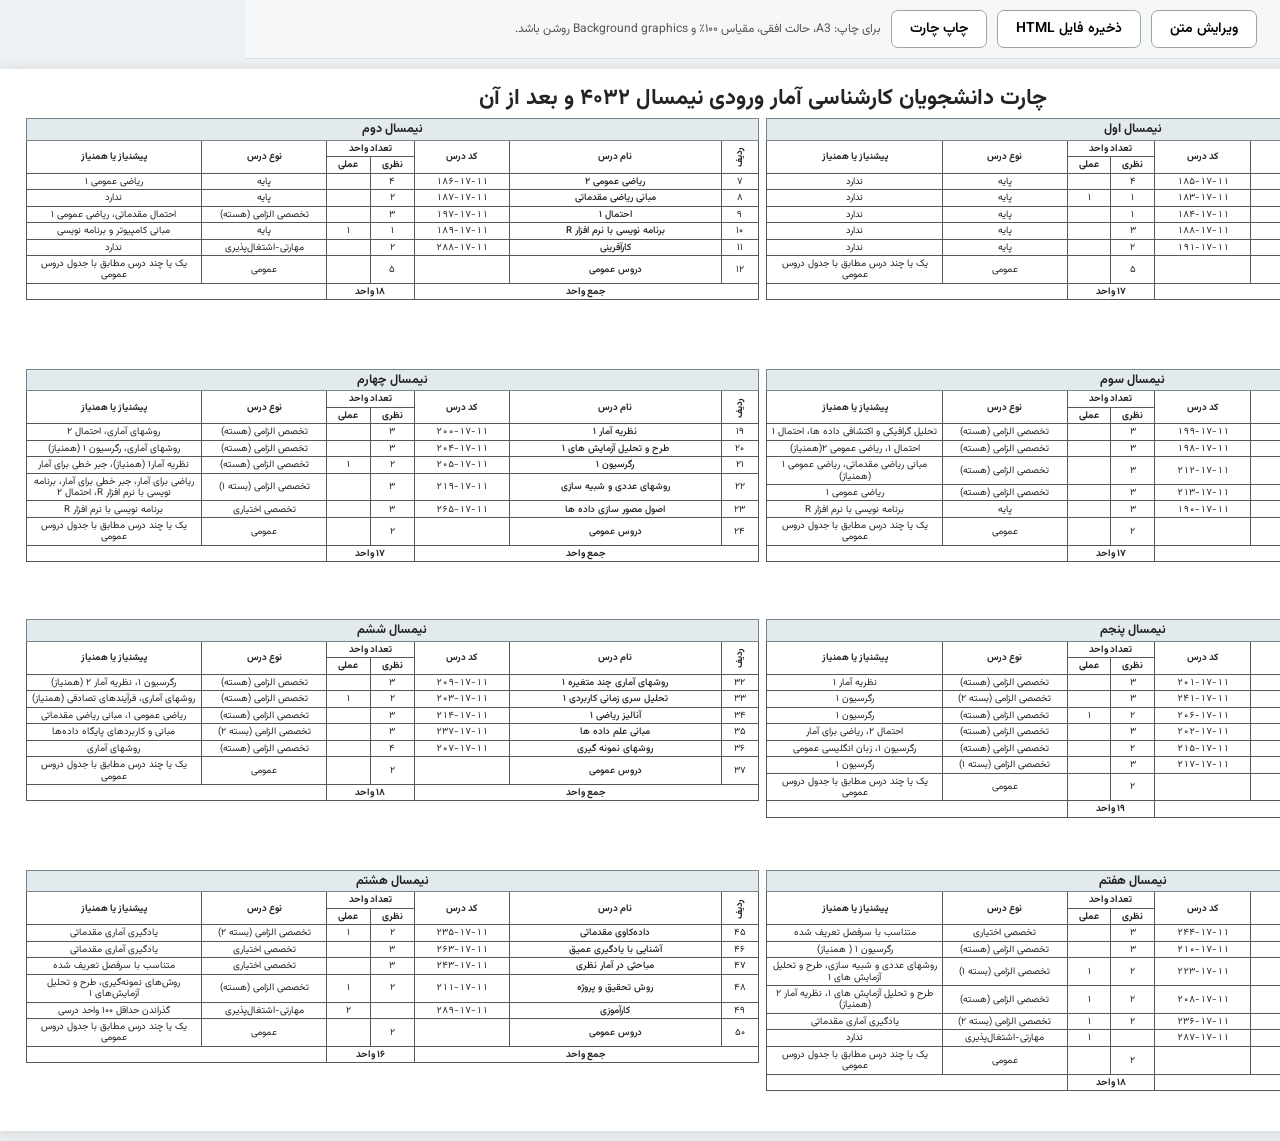
<file: files/chart-404.html>
<!doctype html>
<html lang="fa" dir="rtl">
<head>
<meta charset="utf-8">
<meta name="viewport" content="width=device-width, initial-scale=1">
<title>چارت دانشجویان کارشناسی آمار ورودی نیمسال ۴۰۳۲ و بعد از آن</title>
<link rel="preconnect" href="https://fonts.googleapis.com">
<link rel="preconnect" href="https://fonts.gstatic.com" crossorigin>
<link href="https://fonts.googleapis.com/css2?family=Vazirmatn:wght@400;600;700&display=swap" rel="stylesheet">
<style>
:root{
  --ink:#242424;
  --grid:#575757;
  --semester:#e3eaee;
  --semester-border:#78858b;
  --paper:#ffffff;
  --side-margin:7mm;
  --w-row:5%;
  --w-course:29%;
  --w-code:13%;
  --w-theory:6%;
  --w-practical:6%;
  --w-type:17%;
  --w-prereq:24%;
}
*{box-sizing:border-box;}
html,body{margin:0;padding:0;background:#eef1f3;color:var(--ink);font-family:'Vazirmatn',Tahoma,Arial,sans-serif;}
body{direction:rtl;}
.toolbar{position:sticky;top:0;z-index:10;display:flex;justify-content:center;align-items:center;flex-wrap:wrap;gap:8px 10px;padding:10px;background:rgba(245,247,248,.96);border-bottom:1px solid #d7dcdf;}
.toolbar button{font:600 14px 'Vazirmatn',Tahoma,sans-serif;border:1px solid #9aa4a9;border-radius:7px;background:#fff;padding:7px 18px;cursor:pointer;}
.toolbar .hint{font-size:12px;color:#555;align-self:center;}
.layout-tools{display:none;gap:8px;align-items:center;flex-wrap:wrap;padding-inline:4px;}
.editing .layout-tools{display:flex;}
.setting-box{display:flex;align-items:center;gap:5px;padding:4px 7px;border:1px solid #c2c9cd;border-radius:7px;background:#fff;font-size:12px;}
.setting-box label{white-space:nowrap;font-weight:600;}
.setting-box select{font:12px 'Vazirmatn',Tahoma,sans-serif;border:1px solid #aeb7bc;border-radius:5px;padding:3px 5px;background:#fff;}
.setting-box input[type=range]{width:110px;accent-color:#78858b;}
.setting-value{min-width:42px;text-align:center;direction:ltr;font-variant-numeric:tabular-nums;color:#39464c;}
.sheet{width:404mm;min-height:281mm;margin:10px auto;background:var(--paper);padding:3mm var(--side-margin) 3mm;box-shadow:0 2px 14px rgba(0,0,0,.12);overflow:hidden;}
.main-title{height:10mm;display:flex;align-items:center;justify-content:center;font-size:16.5pt;font-weight:700;line-height:1.1;text-align:center;margin:0;}
.chart-grid{height:264mm;display:grid;grid-template-columns:1fr 1fr;grid-template-rows:repeat(4,1fr);gap:1.15mm 2.0mm;direction:rtl;align-items:start;}
.semester-wrap{min-width:0;min-height:0;display:flex;align-items:flex-start;justify-content:center;overflow:hidden;}
.semester{width:100%;border-collapse:collapse;table-layout:fixed;direction:rtl;font-family:'Vazirmatn',Tahoma,Arial,sans-serif;font-size:7.25pt;line-height:1.17;background:#fff;}
.semester th,.semester td{border:.35mm solid var(--grid);padding:.55mm .65mm;text-align:center;vertical-align:middle;overflow-wrap:anywhere;word-break:normal;}
.semester .semester-title{background:var(--semester);border-color:var(--semester-border);font-weight:700;font-size:9.4pt;padding:.8mm .5mm;letter-spacing:0;}
.semester thead th{font-weight:700;}
.semester .vertical-cell{width:5%;padding:0;overflow:visible;}
.semester .vertical-text{display:inline-block;white-space:nowrap;transform:rotate(-90deg);transform-origin:center center;font-weight:700;}
.semester .course{font-weight:500;}
.semester .code{direction:ltr;unicode-bidi:isolate;white-space:nowrap;font-variant-numeric:tabular-nums;}
.semester .unit{white-space:nowrap;}
.semester .sum-label,.semester .sum-value{font-weight:700;}
.semester .sum-empty{background:#fff;}
/* adjustable column proportions (kept identical across all 8 semester tables) */
.semester col.c-row{width:var(--w-row);}
.semester col.c-course{width:var(--w-course);}
.semester col.c-code{width:var(--w-code);}
.semester col.c-theory{width:var(--w-theory);}
.semester col.c-practical{width:var(--w-practical);}
.semester col.c-type{width:var(--w-type);}
.semester col.c-prereq{width:var(--w-prereq);}

.editing .main-title,.editing .semester th,.editing .semester td{outline:1px dashed #8b969c;outline-offset:-1px;cursor:text;}
.toolbar button.active{background:#e3eaee;border-color:#78858b;}
.row-tools{display:none;gap:6px;align-items:center;}
.editing .row-tools{display:flex;}
.toolbar .danger{border-color:#b7a0a0;}
.editing .semester tbody tr:not(.summary-row){cursor:pointer;}
.editing .semester tbody tr.selected-row td{box-shadow:inset 0 0 0 1.2px #5f737d;background:#f4f7f8;}
.editing .semester tbody tr.selected-row td.course{background:#eef3f5;}

@media print{
  @page{size:A3 landscape;margin:8mm;}
  html,body{background:#fff !important;width:auto;height:auto;}
  .toolbar{display:none !important;}
  .sheet{width:auto;min-height:0;height:281mm;margin:0;padding:3mm var(--side-margin) 3mm;box-shadow:none;overflow:hidden;}
  .main-title{height:10mm;}
  .chart-grid{height:264mm;}
  *{-webkit-print-color-adjust:exact !important;print-color-adjust:exact !important;}
}
</style>
</head>
<body>
<div class="toolbar">
  <button id="editBtn" onclick="toggleEdit()">ویرایش متن</button>
  <span class="row-tools" id="rowTools">
    <button onclick="addRow('above')">افزودن سطر بالا</button>
    <button onclick="addRow('below')">افزودن سطر پایین</button>
    <button class="danger" onclick="deleteRow()">حذف سطر</button>
  </span>
  <span class="layout-tools" id="layoutTools">
    <span class="setting-box">
      <label for="marginRange">حاشیه راست/چپ</label>
      <input id="marginRange" type="range" min="4" max="20" step="0.5" value="7" oninput="setSideMargin(this.value)">
      <span class="setting-value" id="marginValue">7 mm</span>
    </span>
    <span class="setting-box">
      <label for="columnSelect">عرض ستون</label>
      <select id="columnSelect" onchange="syncColumnSlider()">
        <option value="--w-row">ردیف</option>
        <option value="--w-course" selected>نام درس</option>
        <option value="--w-code">کد درس</option>
        <option value="--w-theory">واحد نظری</option>
        <option value="--w-practical">واحد عملی</option>
        <option value="--w-type">نوع درس</option>
        <option value="--w-prereq">پیشنیاز/همنیاز</option>
      </select>
      <input id="columnRange" type="range" min="3" max="40" step="0.5" value="29" oninput="setColumnWidth(this.value)">
      <span class="setting-value" id="columnValue">29%</span>
      <button type="button" onclick="resetLayout()">بازنشانی اندازه‌ها</button>
    </span>
  </span>
  <button onclick="saveHtml()">ذخیره فایل HTML</button>
  <button onclick="window.print()">چاپ چارت</button>
  <span class="hint" id="editHint">برای چاپ: A3، حالت افقی، مقیاس ۱۰۰٪ و Background graphics روشن باشد.</span>
</div>
<main class="sheet">
  <h1 class="main-title">چارت دانشجویان کارشناسی آمار ورودی نیمسال ۴۰۳۲ و بعد از آن</h1>
  <section class="chart-grid"><div class="semester-wrap">
<table class="semester" aria-label="نیمسال اول">
<colgroup>
<col class="c-row"><col class="c-course"><col class="c-code"><col class="c-theory"><col class="c-practical"><col class="c-type"><col class="c-prereq">
</colgroup>
<thead>
<tr><th colspan="7" class="semester-title">نیمسال اول</th></tr>
<tr>
<th rowspan="2" class="vertical-cell"><span class="vertical-text">ردیف</span></th>
<th rowspan="2">نام درس</th>
<th rowspan="2">کد درس</th>
<th colspan="2">تعداد واحد</th>
<th rowspan="2">نوع درس</th>
<th rowspan="2">پیشنیاز یا همنیاز</th>
</tr>
<tr><th>نظری</th><th>عملی</th></tr>
</thead>
<tbody>
<tr>
<td>۱</td>
<td class="course">ریاضی عمومی ۱</td>
<td class="code">۱۸۵-۱۷-۱۱</td>
<td class="unit">۴</td>
<td class="unit"></td>
<td>پایه</td>
<td>ندارد</td>
</tr><tr>
<td>۲</td>
<td class="course">تحلیل گرافیکی و اکتشافی داده ها</td>
<td class="code">۱۸۳-۱۷-۱۱</td>
<td class="unit">۱</td>
<td class="unit">۱</td>
<td>پایه</td>
<td>ندارد</td>
</tr><tr>
<td>۳</td>
<td class="course">احتمال مقدماتی</td>
<td class="code">۱۸۴-۱۷-۱۱</td>
<td class="unit">۱</td>
<td class="unit"></td>
<td>پایه</td>
<td>ندارد</td>
</tr><tr>
<td>۴</td>
<td class="course">مبانی کامپیوتر و برنامه نویسی</td>
<td class="code">۱۸۸-۱۷-۱۱</td>
<td class="unit">۳</td>
<td class="unit"></td>
<td>پایه</td>
<td>ندارد</td>
</tr><tr>
<td>۵</td>
<td class="course">مبانی علم اقتصاد</td>
<td class="code">۱۹۱-۱۷-۱۱</td>
<td class="unit">۲</td>
<td class="unit"></td>
<td>پایه</td>
<td>ندارد</td>
</tr><tr>
<td>۶</td>
<td class="course">دروس عمومی</td>
<td class="code"></td>
<td class="unit">۵</td>
<td class="unit"></td>
<td>عمومی</td>
<td>یک یا چند درس مطابق با جدول دروس عمومی</td>
</tr>
<tr class="summary-row">
<td colspan="3" class="sum-label">جمع واحد</td>
<td colspan="2" class="sum-value">۱۷ واحد</td>
<td colspan="2" class="sum-empty"></td>
</tr>
</tbody>
</table>
</div>
<div class="semester-wrap">
<table class="semester" aria-label="نیمسال دوم">
<colgroup>
<col class="c-row"><col class="c-course"><col class="c-code"><col class="c-theory"><col class="c-practical"><col class="c-type"><col class="c-prereq">
</colgroup>
<thead>
<tr><th colspan="7" class="semester-title">نیمسال دوم</th></tr>
<tr>
<th rowspan="2" class="vertical-cell"><span class="vertical-text">ردیف</span></th>
<th rowspan="2">نام درس</th>
<th rowspan="2">کد درس</th>
<th colspan="2">تعداد واحد</th>
<th rowspan="2">نوع درس</th>
<th rowspan="2">پیشنیاز یا همنیاز</th>
</tr>
<tr><th>نظری</th><th>عملی</th></tr>
</thead>
<tbody>
<tr>
<td>۷</td>
<td class="course">ریاضی عمومی ۲</td>
<td class="code">۱۸۶-۱۷-۱۱</td>
<td class="unit">۴</td>
<td class="unit"></td>
<td>پایه</td>
<td>ریاضی عمومی ۱</td>
</tr><tr>
<td>۸</td>
<td class="course">مبانی ریاضی مقدماتی</td>
<td class="code">۱۸۷-۱۷-۱۱</td>
<td class="unit">۲</td>
<td class="unit"></td>
<td>پایه</td>
<td>ندارد</td>
</tr><tr>
<td>۹</td>
<td class="course">احتمال ۱</td>
<td class="code">۱۹۷-۱۷-۱۱</td>
<td class="unit">۳</td>
<td class="unit"></td>
<td>تخصصی الزامی (هسته)</td>
<td>احتمال مقدماتی، ریاضی عمومی ۱</td>
</tr><tr>
<td>۱۰</td>
<td class="course">برنامه نویسی با نرم افزار R</td>
<td class="code">۱۸۹-۱۷-۱۱</td>
<td class="unit">۱</td>
<td class="unit">۱</td>
<td>پایه</td>
<td>مبانی کامپیوتر و برنامه نویسی</td>
</tr><tr>
<td>۱۱</td>
<td class="course">کارآفرینی</td>
<td class="code">۲۸۸-۱۷-۱۱</td>
<td class="unit">۲</td>
<td class="unit"></td>
<td>مهارتی-اشتغال‌پذیری</td>
<td>ندارد</td>
</tr><tr>
<td>۱۲</td>
<td class="course">دروس عمومی</td>
<td class="code"></td>
<td class="unit">۵</td>
<td class="unit"></td>
<td>عمومی</td>
<td>یک یا چند درس مطابق با جدول دروس عمومی</td>
</tr>
<tr class="summary-row">
<td colspan="3" class="sum-label">جمع واحد</td>
<td colspan="2" class="sum-value">۱۸ واحد</td>
<td colspan="2" class="sum-empty"></td>
</tr>
</tbody>
</table>
</div>
<div class="semester-wrap">
<table class="semester" aria-label="نیمسال سوم">
<colgroup>
<col class="c-row"><col class="c-course"><col class="c-code"><col class="c-theory"><col class="c-practical"><col class="c-type"><col class="c-prereq">
</colgroup>
<thead>
<tr><th colspan="7" class="semester-title">نیمسال سوم</th></tr>
<tr>
<th rowspan="2" class="vertical-cell"><span class="vertical-text">ردیف</span></th>
<th rowspan="2">نام درس</th>
<th rowspan="2">کد درس</th>
<th colspan="2">تعداد واحد</th>
<th rowspan="2">نوع درس</th>
<th rowspan="2">پیشنیاز یا همنیاز</th>
</tr>
<tr><th>نظری</th><th>عملی</th></tr>
</thead>
<tbody>
<tr>
<td>۱۳</td>
<td class="course">روشهای آماری</td>
<td class="code">۱۹۹-۱۷-۱۱</td>
<td class="unit">۳</td>
<td class="unit"></td>
<td>تخصصی الزامی (هسته)</td>
<td>تحلیل گرافیکی و اکتشافی داده ها، احتمال ۱</td>
</tr><tr>
<td>۱۴</td>
<td class="course">احتمال ۲</td>
<td class="code">۱۹۸-۱۷-۱۱</td>
<td class="unit">۳</td>
<td class="unit"></td>
<td>تخصصی الزامی (هسته)</td>
<td>احتمال ۱، ریاضی عمومی ۲(همنیاز)</td>
</tr><tr>
<td>۱۵</td>
<td class="course">جبر خطی برای آمار</td>
<td class="code">۲۱۲-۱۷-۱۱</td>
<td class="unit">۳</td>
<td class="unit"></td>
<td>تخصصی الزامی (هسته)</td>
<td>مبانی ریاضی مقدماتی، ریاضی عمومی ۱ (همنیاز)</td>
</tr><tr>
<td>۱۶</td>
<td class="course">ریاضی برای آمار</td>
<td class="code">۲۱۳-۱۷-۱۱</td>
<td class="unit">۳</td>
<td class="unit"></td>
<td>تخصصی الزامی (هسته)</td>
<td>ریاضی عمومی ۱</td>
</tr><tr>
<td>۱۷</td>
<td class="course">مبانی و کاربردهای پایگاه داده ها</td>
<td class="code">۱۹۰-۱۷-۱۱</td>
<td class="unit">۳</td>
<td class="unit"></td>
<td>پایه</td>
<td>برنامه نویسی با نرم افزار R</td>
</tr><tr>
<td>۱۸</td>
<td class="course">دروس عمومی</td>
<td class="code"></td>
<td class="unit">۲</td>
<td class="unit"></td>
<td>عمومی</td>
<td>یک یا چند درس مطابق با جدول دروس عمومی</td>
</tr>
<tr class="summary-row">
<td colspan="3" class="sum-label">جمع واحد</td>
<td colspan="2" class="sum-value">۱۷ واحد</td>
<td colspan="2" class="sum-empty"></td>
</tr>
</tbody>
</table>
</div>
<div class="semester-wrap">
<table class="semester" aria-label="نیمسال چهارم">
<colgroup>
<col class="c-row"><col class="c-course"><col class="c-code"><col class="c-theory"><col class="c-practical"><col class="c-type"><col class="c-prereq">
</colgroup>
<thead>
<tr><th colspan="7" class="semester-title">نیمسال چهارم</th></tr>
<tr>
<th rowspan="2" class="vertical-cell"><span class="vertical-text">ردیف</span></th>
<th rowspan="2">نام درس</th>
<th rowspan="2">کد درس</th>
<th colspan="2">تعداد واحد</th>
<th rowspan="2">نوع درس</th>
<th rowspan="2">پیشنیاز یا همنیاز</th>
</tr>
<tr><th>نظری</th><th>عملی</th></tr>
</thead>
<tbody>
<tr>
<td>۱۹</td>
<td class="course">نظریه آمار ۱</td>
<td class="code">۲۰۰-۱۷-۱۱</td>
<td class="unit">۳</td>
<td class="unit"></td>
<td>تخصص الزامی (هسته)</td>
<td>روشهای آماری، احتمال ۲</td>
</tr><tr>
<td>۲۰</td>
<td class="course">طرح و تحلیل آزمایش های ۱</td>
<td class="code">۲۰۴-۱۷-۱۱</td>
<td class="unit">۳</td>
<td class="unit"></td>
<td>تخصص الزامی (هسته)</td>
<td>روشهای آماری، رگرسیون ۱ (همنیاز)</td>
</tr><tr>
<td>۲۱</td>
<td class="course">رگرسیون ۱</td>
<td class="code">۲۰۵-۱۷-۱۱</td>
<td class="unit">۲</td>
<td class="unit">۱</td>
<td>تخصصی الزامی (هسته)</td>
<td>نظریه آمار۱ (همنیاز)، جبر خطی برای آمار</td>
</tr><tr>
<td>۲۲</td>
<td class="course">روشهای عددی و شبیه سازی</td>
<td class="code">۲۱۹-۱۷-۱۱</td>
<td class="unit">۳</td>
<td class="unit"></td>
<td>تخصصی الزامی (بسته ۱)</td>
<td>ریاضی برای آمار، جبر خطی برای آمار، برنامه نویسی با نرم افزار R، احتمال ۲</td>
</tr><tr>
<td>۲۳</td>
<td class="course">اصول مصور سازی داده ها</td>
<td class="code">۲۶۵-۱۷-۱۱</td>
<td class="unit">۳</td>
<td class="unit"></td>
<td>تخصصی اختیاری</td>
<td>برنامه نویسی با نرم افزار R</td>
</tr><tr>
<td>۲۴</td>
<td class="course">دروس عمومی</td>
<td class="code"></td>
<td class="unit">۲</td>
<td class="unit"></td>
<td>عمومی</td>
<td>یک یا چند درس مطابق با جدول دروس عمومی</td>
</tr>
<tr class="summary-row">
<td colspan="3" class="sum-label">جمع واحد</td>
<td colspan="2" class="sum-value">۱۷ واحد</td>
<td colspan="2" class="sum-empty"></td>
</tr>
</tbody>
</table>
</div>
<div class="semester-wrap">
<table class="semester" aria-label="نیمسال پنجم">
<colgroup>
<col class="c-row"><col class="c-course"><col class="c-code"><col class="c-theory"><col class="c-practical"><col class="c-type"><col class="c-prereq">
</colgroup>
<thead>
<tr><th colspan="7" class="semester-title">نیمسال پنجم</th></tr>
<tr>
<th rowspan="2" class="vertical-cell"><span class="vertical-text">ردیف</span></th>
<th rowspan="2">نام درس</th>
<th rowspan="2">کد درس</th>
<th colspan="2">تعداد واحد</th>
<th rowspan="2">نوع درس</th>
<th rowspan="2">پیشنیاز یا همنیاز</th>
</tr>
<tr><th>نظری</th><th>عملی</th></tr>
</thead>
<tbody>
<tr>
<td>۲۵</td>
<td class="course">نظریه آمار ۲</td>
<td class="code">۲۰۱-۱۷-۱۱</td>
<td class="unit">۳</td>
<td class="unit"></td>
<td>تخصصی الزامی (هسته)</td>
<td>نظریه آمار ۱</td>
</tr><tr>
<td>۲۶</td>
<td class="course">مبانی آمار زیستی</td>
<td class="code">۲۴۱-۱۷-۱۱</td>
<td class="unit">۳</td>
<td class="unit"></td>
<td>تخصصی الزامی (بسته ۲)</td>
<td>رگرسیون ۱</td>
</tr><tr>
<td>۲۷</td>
<td class="course">یادگیری آماری مقدماتی</td>
<td class="code">۲۰۶-۱۷-۱۱</td>
<td class="unit">۲</td>
<td class="unit">۱</td>
<td>تخصصی الزامی (هسته)</td>
<td>رگرسیون ۱</td>
</tr><tr>
<td>۲۸</td>
<td class="course">فرآیندهای تصادفی</td>
<td class="code">۲۰۲-۱۷-۱۱</td>
<td class="unit">۳</td>
<td class="unit"></td>
<td>تخصصی الزامی (هسته)</td>
<td>احتمال ۲، ریاضی برای آمار</td>
</tr><tr>
<td>۲۹</td>
<td class="course">زبان تخصصی</td>
<td class="code">۲۱۵-۱۷-۱۱</td>
<td class="unit">۲</td>
<td class="unit"></td>
<td>تخصصی الزامی (هسته)</td>
<td>رگرسیون ۱، زبان انگلیسی عمومی</td>
</tr><tr>
<td>۳۰</td>
<td class="course">رگرسیون ۲</td>
<td class="code">۲۱۷-۱۷-۱۱</td>
<td class="unit">۳</td>
<td class="unit"></td>
<td>تخصصی الزامی (بسته ۱)</td>
<td>رگرسیون ۱</td>
</tr><tr>
<td>۳۱</td>
<td class="course">دروس عمومی</td>
<td class="code"></td>
<td class="unit">۲</td>
<td class="unit"></td>
<td>عمومی</td>
<td>یک یا چند درس مطابق با جدول دروس عمومی</td>
</tr>
<tr class="summary-row">
<td colspan="3" class="sum-label">جمع واحد</td>
<td colspan="2" class="sum-value">۱۹ واحد</td>
<td colspan="2" class="sum-empty"></td>
</tr>
</tbody>
</table>
</div>
<div class="semester-wrap">
<table class="semester" aria-label="نیمسال ششم">
<colgroup>
<col class="c-row"><col class="c-course"><col class="c-code"><col class="c-theory"><col class="c-practical"><col class="c-type"><col class="c-prereq">
</colgroup>
<thead>
<tr><th colspan="7" class="semester-title">نیمسال ششم</th></tr>
<tr>
<th rowspan="2" class="vertical-cell"><span class="vertical-text">ردیف</span></th>
<th rowspan="2">نام درس</th>
<th rowspan="2">کد درس</th>
<th colspan="2">تعداد واحد</th>
<th rowspan="2">نوع درس</th>
<th rowspan="2">پیشنیاز یا همنیاز</th>
</tr>
<tr><th>نظری</th><th>عملی</th></tr>
</thead>
<tbody>
<tr>
<td>۳۲</td>
<td class="course">روشهای آماری چند متغیره ۱</td>
<td class="code">۲۰۹-۱۷-۱۱</td>
<td class="unit">۳</td>
<td class="unit"></td>
<td>تخصص الزامی (هسته)</td>
<td>رگرسیون ۱، نظریه آمار ۲ (همنیاز)</td>
</tr><tr>
<td>۳۳</td>
<td class="course">تحلیل سری زمانی کاربردی ۱</td>
<td class="code">۲۰۳-۱۷-۱۱</td>
<td class="unit">۲</td>
<td class="unit">۱</td>
<td>تخصص الزامی (هسته)</td>
<td>روشهای آماری، فرآیندهای تصادفی (همنیاز)</td>
</tr><tr>
<td>۳۴</td>
<td class="course">آنالیز ریاضی ۱</td>
<td class="code">۲۱۴-۱۷-۱۱</td>
<td class="unit">۳</td>
<td class="unit"></td>
<td>تخصصی الزامی (هسته)</td>
<td>ریاضی عمومی ۱، مبانی ریاضی مقدماتی</td>
</tr><tr>
<td>۳۵</td>
<td class="course">مبانی علم داده ها</td>
<td class="code">۲۳۷-۱۷-۱۱</td>
<td class="unit">۳</td>
<td class="unit"></td>
<td>تخصصی الزامی (بسته ۲)</td>
<td>مبانی و کاربردهای پایگاه داده‌ها</td>
</tr><tr>
<td>۳۶</td>
<td class="course">روشهای نمونه گیری</td>
<td class="code">۲۰۷-۱۷-۱۱</td>
<td class="unit">۴</td>
<td class="unit"></td>
<td>تخصصی الزامی (هسته)</td>
<td>روشهای آماری</td>
</tr><tr>
<td>۳۷</td>
<td class="course">دروس عمومی</td>
<td class="code"></td>
<td class="unit">۲</td>
<td class="unit"></td>
<td>عمومی</td>
<td>یک یا چند درس مطابق با جدول دروس عمومی</td>
</tr>
<tr class="summary-row">
<td colspan="3" class="sum-label">جمع واحد</td>
<td colspan="2" class="sum-value">۱۸ واحد</td>
<td colspan="2" class="sum-empty"></td>
</tr>
</tbody>
</table>
</div>
<div class="semester-wrap">
<table class="semester" aria-label="نیمسال هفتم">
<colgroup>
<col class="c-row"><col class="c-course"><col class="c-code"><col class="c-theory"><col class="c-practical"><col class="c-type"><col class="c-prereq">
</colgroup>
<thead>
<tr><th colspan="7" class="semester-title">نیمسال هفتم</th></tr>
<tr>
<th rowspan="2" class="vertical-cell"><span class="vertical-text">ردیف</span></th>
<th rowspan="2">نام درس</th>
<th rowspan="2">کد درس</th>
<th colspan="2">تعداد واحد</th>
<th rowspan="2">نوع درس</th>
<th rowspan="2">پیشنیاز یا همنیاز</th>
</tr>
<tr><th>نظری</th><th>عملی</th></tr>
</thead>
<tbody>
<tr>
<td>۳۸</td>
<td class="course">مباحثی در آمار کاربردی</td>
<td class="code">۲۴۴-۱۷-۱۱</td>
<td class="unit">۳</td>
<td class="unit"></td>
<td>تخصصی اختیاری</td>
<td>متناسب با سرفصل تعریف شده</td>
</tr><tr>
<td>۳۹</td>
<td class="course">مبانی آمار ناپارامتری</td>
<td class="code">۲۱۰-۱۷-۱۱</td>
<td class="unit">۳</td>
<td class="unit"></td>
<td>تخصصی الزامی (هسته)</td>
<td>رگرسیون ۱ ( همنیاز)</td>
</tr><tr>
<td>۴۰</td>
<td class="course">آمار محاسباتی</td>
<td class="code">۲۲۳-۱۷-۱۱</td>
<td class="unit">۲</td>
<td class="unit">۱</td>
<td>تخصصی الزامی (بسته ۱)</td>
<td>روشهای عددی و شبیه سازی، طرح و تحلیل آزمایش های ۱</td>
</tr><tr>
<td>۴۱</td>
<td class="course">تحلیل داده های رسته ای</td>
<td class="code">۲۰۸-۱۷-۱۱</td>
<td class="unit">۲</td>
<td class="unit">۱</td>
<td>تخصصی الزامی (هسته)</td>
<td>طرح و تحلیل آزمایش های ۱، نظریه آمار ۲ (همنیاز)</td>
</tr><tr>
<td>۴۲</td>
<td class="course">آشنایی با یادگیری ماشینی</td>
<td class="code">۲۳۶-۱۷-۱۱</td>
<td class="unit">۲</td>
<td class="unit">۱</td>
<td>تخصصی الزامی (بسته ۲)</td>
<td>یادگیری آماری مقدماتی</td>
</tr><tr>
<td>۴۳</td>
<td class="course">کاربینی</td>
<td class="code">۲۸۷-۱۷-۱۱</td>
<td class="unit"></td>
<td class="unit">۱</td>
<td>مهارتی-اشتغال‌پذیری</td>
<td>ندارد</td>
</tr><tr>
<td>۴۴</td>
<td class="course">دروس عمومی</td>
<td class="code"></td>
<td class="unit">۲</td>
<td class="unit"></td>
<td>عمومی</td>
<td>یک یا چند درس مطابق با جدول دروس عمومی</td>
</tr>
<tr class="summary-row">
<td colspan="3" class="sum-label">جمع واحد</td>
<td colspan="2" class="sum-value">۱۸ واحد</td>
<td colspan="2" class="sum-empty"></td>
</tr>
</tbody>
</table>
</div>
<div class="semester-wrap">
<table class="semester" aria-label="نیمسال هشتم">
<colgroup>
<col class="c-row"><col class="c-course"><col class="c-code"><col class="c-theory"><col class="c-practical"><col class="c-type"><col class="c-prereq">
</colgroup>
<thead>
<tr><th colspan="7" class="semester-title">نیمسال هشتم</th></tr>
<tr>
<th rowspan="2" class="vertical-cell"><span class="vertical-text">ردیف</span></th>
<th rowspan="2">نام درس</th>
<th rowspan="2">کد درس</th>
<th colspan="2">تعداد واحد</th>
<th rowspan="2">نوع درس</th>
<th rowspan="2">پیشنیاز یا همنیاز</th>
</tr>
<tr><th>نظری</th><th>عملی</th></tr>
</thead>
<tbody>
<tr>
<td>۴۵</td>
<td class="course">داده‌کاوی مقدماتی</td>
<td class="code">۲۳۵-۱۷-۱۱</td>
<td class="unit">۲</td>
<td class="unit">۱</td>
<td>تخصصی الزامی (بسته ۲)</td>
<td>یادگیری آماری مقدماتی</td>
</tr><tr>
<td>۴۶</td>
<td class="course">آشنایی با یادگیری عمیق</td>
<td class="code">۲۶۳-۱۷-۱۱</td>
<td class="unit">۳</td>
<td class="unit"></td>
<td>تخصصی اختیاری</td>
<td>یادگیری آماری مقدماتی</td>
</tr><tr>
<td>۴۷</td>
<td class="course">مباحثی در آمار نظری</td>
<td class="code">۲۴۳-۱۷-۱۱</td>
<td class="unit">۳</td>
<td class="unit"></td>
<td>تخصصی اختیاری</td>
<td>متناسب با سرفصل تعریف شده</td>
</tr><tr>
<td>۴۸</td>
<td class="course">روش تحقیق و پروژه</td>
<td class="code">۲۱۱-۱۷-۱۱</td>
<td class="unit">۲</td>
<td class="unit">۱</td>
<td>تخصصی الزامی (هسته)</td>
<td>روش‌های نمونه‌گیری، طرح و تحلیل آزمایش‌های ۱</td>
</tr><tr>
<td>۴۹</td>
<td class="course">کارآموزی</td>
<td class="code">۲۸۹-۱۷-۱۱</td>
<td class="unit"></td>
<td class="unit">۲</td>
<td>مهارتی-اشتغال‌پذیری</td>
<td>گذراندن حداقل ۱۰۰ واحد درسی</td>
</tr><tr>
<td>۵۰</td>
<td class="course">دروس عمومی</td>
<td class="code"></td>
<td class="unit">۲</td>
<td class="unit"></td>
<td>عمومی</td>
<td>یک یا چند درس مطابق با جدول دروس عمومی</td>
</tr>
<tr class="summary-row">
<td colspan="3" class="sum-label">جمع واحد</td>
<td colspan="2" class="sum-value">۱۶ واحد</td>
<td colspan="2" class="sum-empty"></td>
</tr>
</tbody>
</table>
</div></section>
</main>

<script>
let editing = false;
let selectedRow = null;


const layoutDefaults = {
  sideMargin: 7,
  widths: {
    '--w-row': 5,
    '--w-course': 29,
    '--w-code': 13,
    '--w-theory': 6,
    '--w-practical': 6,
    '--w-type': 17,
    '--w-prereq': 24
  }
};
const widthKeys = Object.keys(layoutDefaults.widths);

function cssNumber(name, fallback) {
  const v = parseFloat(getComputedStyle(document.documentElement).getPropertyValue(name));
  return Number.isFinite(v) ? v : fallback;
}

function setSideMargin(value) {
  const v = Math.max(4, Math.min(20, parseFloat(value) || layoutDefaults.sideMargin));
  document.documentElement.style.setProperty('--side-margin', v + 'mm');
  const out = document.getElementById('marginValue');
  if (out) out.textContent = v.toFixed(v % 1 ? 1 : 0) + ' mm';
}

function syncColumnSlider() {
  const sel = document.getElementById('columnSelect');
  const slider = document.getElementById('columnRange');
  const out = document.getElementById('columnValue');
  if (!sel || !slider || !out) return;
  const key = sel.value;
  const v = cssNumber(key, layoutDefaults.widths[key]);
  slider.value = v;
  out.textContent = v.toFixed(v % 1 ? 1 : 0) + '%';
}

function setColumnWidth(value) {
  const sel = document.getElementById('columnSelect');
  if (!sel) return;
  const key = sel.value;
  const target = Math.max(3, Math.min(40, parseFloat(value) || layoutDefaults.widths[key]));

  const widths = {};
  let oldOtherTotal = 0;
  widthKeys.forEach(k => {
    widths[k] = cssNumber(k, layoutDefaults.widths[k]);
    if (k !== key) oldOtherTotal += widths[k];
  });

  const newOtherTotal = 100 - target;
  if (oldOtherTotal <= 0 || newOtherTotal <= 0) return;
  const scale = newOtherTotal / oldOtherTotal;

  widthKeys.forEach(k => {
    const newValue = (k === key) ? target : widths[k] * scale;
    document.documentElement.style.setProperty(k, newValue.toFixed(3) + '%');
  });
  syncColumnSlider();
}

function resetLayout() {
  document.documentElement.style.setProperty('--side-margin', layoutDefaults.sideMargin + 'mm');
  widthKeys.forEach(k => document.documentElement.style.setProperty(k, layoutDefaults.widths[k] + '%'));
  const marginRange = document.getElementById('marginRange');
  if (marginRange) marginRange.value = layoutDefaults.sideMargin;
  const marginValue = document.getElementById('marginValue');
  if (marginValue) marginValue.textContent = layoutDefaults.sideMargin + ' mm';
  syncColumnSlider();
}

function syncLayoutControls() {
  const margin = cssNumber('--side-margin', layoutDefaults.sideMargin);
  const marginRange = document.getElementById('marginRange');
  const marginValue = document.getElementById('marginValue');
  if (marginRange) marginRange.value = margin;
  if (marginValue) marginValue.textContent = margin.toFixed(margin % 1 ? 1 : 0) + ' mm';
  syncColumnSlider();
}

document.addEventListener('DOMContentLoaded', syncLayoutControls);

function setSelectedRow(row) {
  document.querySelectorAll('.semester tbody tr.selected-row').forEach(r => r.classList.remove('selected-row'));
  selectedRow = row;
  if (selectedRow) selectedRow.classList.add('selected-row');
}

function toggleEdit() {
  editing = !editing;
  document.body.classList.toggle('editing', editing);
  document.querySelectorAll('.main-title, .semester th, .semester td').forEach(el => {
    el.contentEditable = editing ? 'true' : 'false';
    el.spellcheck = false;
  });
  const btn = document.getElementById('editBtn');
  btn.classList.toggle('active', editing);
  btn.textContent = editing ? 'پایان ویرایش' : 'ویرایش متن';
  const hint = document.getElementById('editHint');
  hint.textContent = editing
    ? 'متن و سطرها قابل ویرایش‌اند؛ حاشیه و عرض ستون‌ها را نیز از کنترل‌های بالا تنظیم کنید.'
    : 'برای چاپ: A3، حالت افقی، مقیاس ۱۰۰٪ و Background graphics روشن باشد.';
  if (!editing) setSelectedRow(null);
}

document.addEventListener('click', function(e) {
  if (!editing) return;
  const row = e.target.closest('.semester tbody tr');
  if (!row || row.classList.contains('summary-row')) return;
  setSelectedRow(row);
});

function addRow(where) {
  if (!editing) {
    alert('ابتدا حالت «ویرایش متن» را فعال کنید.');
    return;
  }
  if (!selectedRow) {
    alert('ابتدا روی یکی از سطرهای درسی جدول موردنظر کلیک کنید.');
    return;
  }
  const newRow = selectedRow.cloneNode(true);
  newRow.classList.remove('selected-row');
  newRow.querySelectorAll('td').forEach(td => {
    td.textContent = '';
    td.contentEditable = 'true';
    td.spellcheck = false;
  });
  if (where === 'above') selectedRow.before(newRow);
  else selectedRow.after(newRow);
  setSelectedRow(newRow);
  const firstEditable = newRow.querySelector('td');
  if (firstEditable) firstEditable.focus();
}

function deleteRow() {
  if (!editing) {
    alert('ابتدا حالت «ویرایش متن» را فعال کنید.');
    return;
  }
  if (!selectedRow) {
    alert('ابتدا سطری را که می‌خواهید حذف شود انتخاب کنید.');
    return;
  }
  const semesterName = selectedRow.closest('.semester')?.getAttribute('aria-label') || 'این جدول';
  if (!confirm('سطر انتخاب‌شده از ' + semesterName + ' حذف شود؟')) return;
  const next = selectedRow.nextElementSibling;
  const prev = selectedRow.previousElementSibling;
  selectedRow.remove();
  const candidate = next && !next.classList.contains('summary-row') ? next :
                    (prev && !prev.classList.contains('summary-row') ? prev : null);
  setSelectedRow(candidate);
}

function saveHtml() {
  const clone = document.documentElement.cloneNode(true);
  clone.querySelectorAll('[contenteditable]').forEach(el => el.removeAttribute('contenteditable'));
  clone.querySelectorAll('.selected-row').forEach(el => el.classList.remove('selected-row'));
  clone.querySelector('body')?.classList.remove('editing');
  const editButton = clone.querySelector('#editBtn');
  if (editButton) { editButton.classList.remove('active'); editButton.textContent = 'ویرایش متن'; }
  const hint = clone.querySelector('#editHint');
  if (hint) hint.textContent = 'برای چاپ: A3، حالت افقی، مقیاس ۱۰۰٪ و Background graphics روشن باشد.';
  const html = '<!doctype html>\n' + clone.outerHTML;
  const blob = new Blob([html], {type:'text/html;charset=utf-8'});
  const a = document.createElement('a');
  a.href = URL.createObjectURL(blob);
  a.download = 'chart_statistics_4032_onward_edited.html';
  document.body.appendChild(a);
  a.click();
  a.remove();
  setTimeout(() => URL.revokeObjectURL(a.href), 1000);
}
</script>
</body>
</html>
</file>
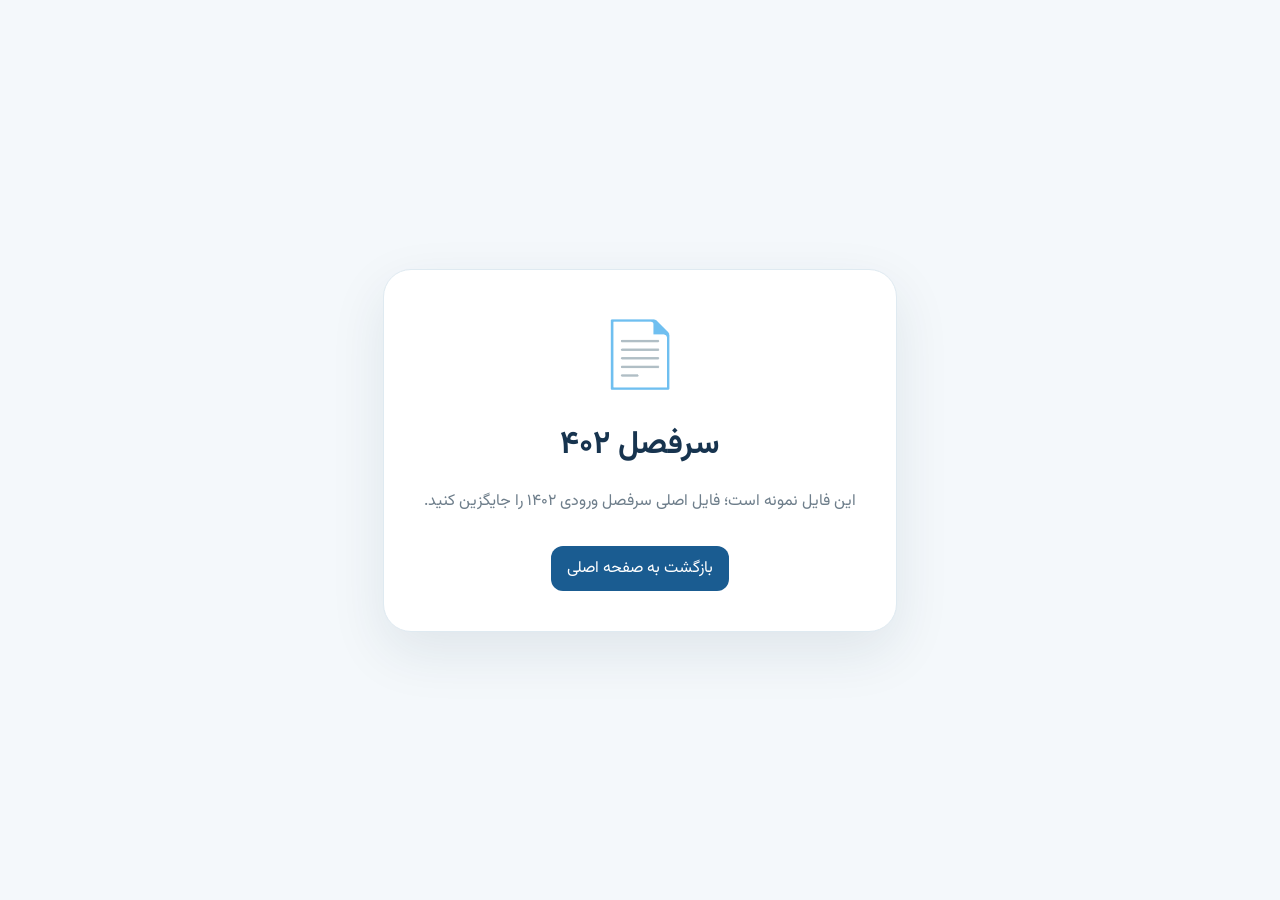
<file: files/syllabus-402-placeholder.html>
<!doctype html><html lang="fa" dir="rtl"><head><meta charset="utf-8"><meta name="viewport" content="width=device-width,initial-scale=1"><link href="https://fonts.googleapis.com/css2?family=Vazirmatn:wght@400;700;900&display=swap" rel="stylesheet"><title>سرفصل ۴۰۲</title><style>body{font-family:Vazirmatn,Tahoma,sans-serif;background:#f4f8fb;margin:0;display:grid;place-items:center;min-height:100vh;color:#17344f}.box{background:white;border:1px solid #dfeaf1;border-radius:28px;padding:40px;max-width:620px;text-align:center;box-shadow:0 20px 55px #17344f18}.icon{font-size:64px}h1{margin:10px 0}p{color:#6d7d8a;line-height:2}a{display:inline-block;margin-top:12px;padding:10px 16px;border-radius:12px;background:#1a5c91;color:#fff;text-decoration:none}</style></head><body><div class="box"><div class="icon">📄</div><h1>سرفصل ۴۰۲</h1><p>این فایل نمونه است؛ فایل اصلی سرفصل ورودی ۱۴۰۲ را جایگزین کنید.</p><a href="../index.html">بازگشت به صفحه اصلی</a></div></body></html>
</file>
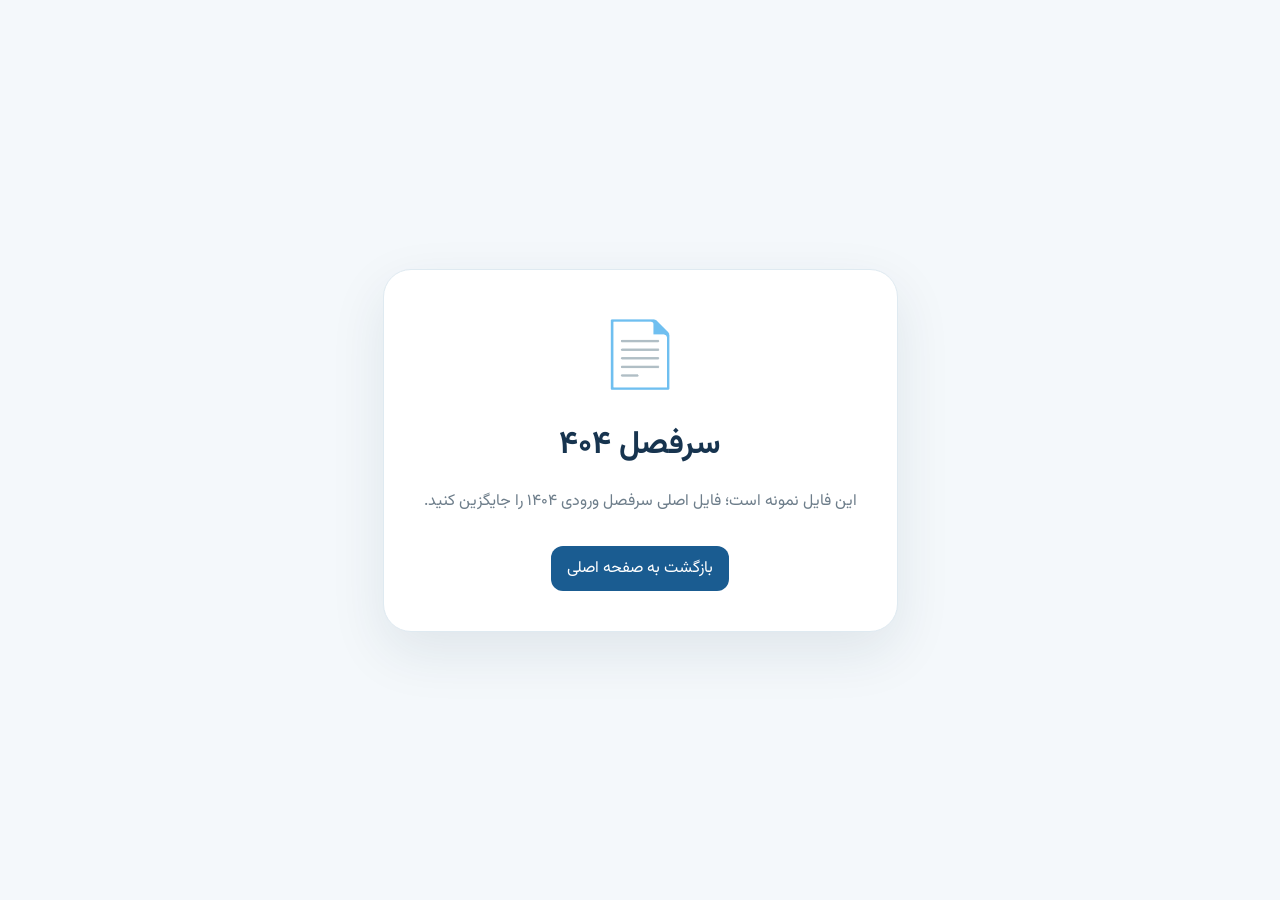
<file: files/syllabus-404-placeholder.html>
<!doctype html><html lang="fa" dir="rtl"><head><meta charset="utf-8"><meta name="viewport" content="width=device-width,initial-scale=1"><link href="https://fonts.googleapis.com/css2?family=Vazirmatn:wght@400;700;900&display=swap" rel="stylesheet"><title>سرفصل ۴۰۴</title><style>body{font-family:Vazirmatn,Tahoma,sans-serif;background:#f4f8fb;margin:0;display:grid;place-items:center;min-height:100vh;color:#17344f}.box{background:white;border:1px solid #dfeaf1;border-radius:28px;padding:40px;max-width:620px;text-align:center;box-shadow:0 20px 55px #17344f18}.icon{font-size:64px}h1{margin:10px 0}p{color:#6d7d8a;line-height:2}a{display:inline-block;margin-top:12px;padding:10px 16px;border-radius:12px;background:#1a5c91;color:#fff;text-decoration:none}</style></head><body><div class="box"><div class="icon">📄</div><h1>سرفصل ۴۰۴</h1><p>این فایل نمونه است؛ فایل اصلی سرفصل ورودی ۱۴۰۴ را جایگزین کنید.</p><a href="../index.html">بازگشت به صفحه اصلی</a></div></body></html>
</file>
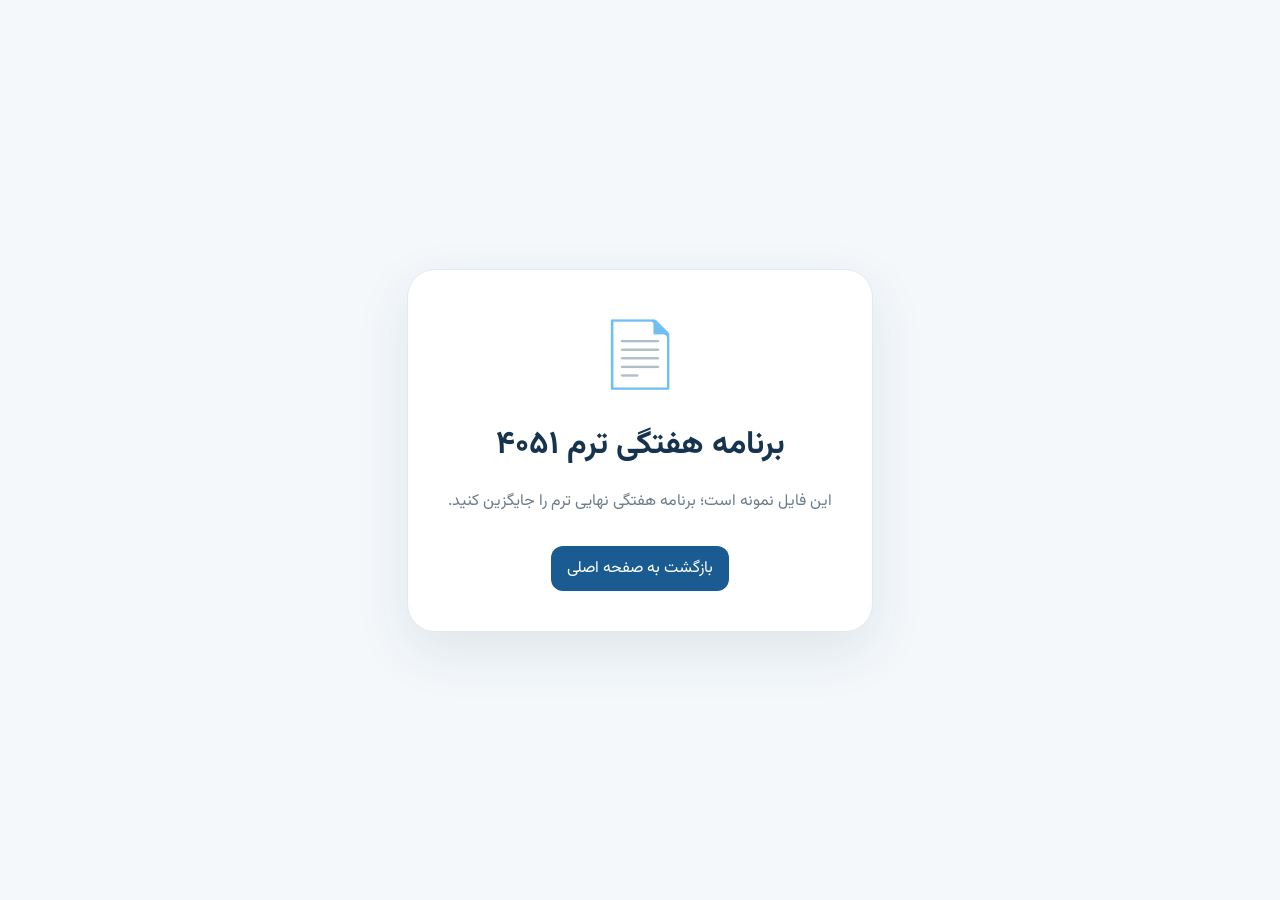
<file: files/weekly-4051-placeholder.html>
<!doctype html><html lang="fa" dir="rtl"><head><meta charset="utf-8"><meta name="viewport" content="width=device-width,initial-scale=1"><link href="https://fonts.googleapis.com/css2?family=Vazirmatn:wght@400;700;900&display=swap" rel="stylesheet"><title>برنامه هفتگی ترم ۴۰۵۱</title><style>body{font-family:Vazirmatn,Tahoma,sans-serif;background:#f4f8fb;margin:0;display:grid;place-items:center;min-height:100vh;color:#17344f}.box{background:white;border:1px solid #dfeaf1;border-radius:28px;padding:40px;max-width:620px;text-align:center;box-shadow:0 20px 55px #17344f18}.icon{font-size:64px}h1{margin:10px 0}p{color:#6d7d8a;line-height:2}a{display:inline-block;margin-top:12px;padding:10px 16px;border-radius:12px;background:#1a5c91;color:#fff;text-decoration:none}</style></head><body><div class="box"><div class="icon">📄</div><h1>برنامه هفتگی ترم ۴۰۵۱</h1><p>این فایل نمونه است؛ برنامه هفتگی نهایی ترم را جایگزین کنید.</p><a href="../index.html">بازگشت به صفحه اصلی</a></div></body></html>
</file>
<file: assets/style.css>
:root{
  --ink:#13263a;--muted:#667789;--line:rgba(22,55,86,.12);--glass:rgba(255,255,255,.72);
  --blue:#1a5c91;--blue2:#2a78ad;--teal:#2e8f8a;--violet:#6b68b5;--shadow:0 18px 50px rgba(28,61,91,.12);
}
*{box-sizing:border-box}html{scroll-behavior:smooth}body{margin:0;min-height:100vh;font-family:"Vazirmatn",Tahoma,sans-serif;color:var(--ink);background:linear-gradient(135deg,#f5f9fc 0%,#f7fbfa 46%,#f9f7fc 100%);overflow-x:hidden}
button,input,textarea,select{font:inherit}button{cursor:pointer}a{color:inherit;text-decoration:none}
#stats-bg{position:fixed;inset:0;width:100%;height:100%;pointer-events:none;opacity:.28;z-index:-3}.ambient{position:fixed;border-radius:50%;filter:blur(70px);z-index:-2;pointer-events:none;opacity:.34}.ambient-a{width:420px;height:420px;background:#a4d8f5;right:-150px;top:-100px}.ambient-b{width:360px;height:360px;background:#c9c7f6;left:-100px;bottom:-110px}
.shell{width:min(1120px,calc(100% - 32px));margin:auto;padding:28px 0 36px}.glass{background:var(--glass);border:1px solid rgba(255,255,255,.9);box-shadow:var(--shadow);backdrop-filter:blur(18px);-webkit-backdrop-filter:blur(18px)}
.hero{position:relative;overflow:hidden;text-align:center;border-radius:32px;padding:42px 28px 34px}.hero:after{content:"Σ   μ   σ²   x̄   P(A)";position:absolute;font-weight:900;font-size:96px;color:rgba(26,92,145,.035);letter-spacing:20px;left:50%;bottom:-28px;transform:translateX(-50%);white-space:nowrap;pointer-events:none}.logo-wrap{width:116px;height:116px;margin:0 auto 16px;padding:8px;background:linear-gradient(145deg,#fff,#edf6fb);border-radius:29px;box-shadow:0 14px 34px rgba(26,92,145,.16);border:1px solid rgba(26,92,145,.08)}.logo-wrap img{width:100%;height:100%;display:block}.eyebrow{direction:ltr;font-size:11px;letter-spacing:1.6px;font-weight:700;color:#7890a3;margin-bottom:8px}.hero h1{font-size:clamp(26px,4vw,43px);margin:0;font-weight:900;letter-spacing:-.8px}.hero p{max-width:730px;margin:12px auto 0;line-height:2;color:var(--muted);font-size:15px}.hero-badges{display:flex;justify-content:center;gap:8px;flex-wrap:wrap;margin-top:21px}.hero-badges span{background:rgba(255,255,255,.78);border:1px solid var(--line);padding:8px 12px;border-radius:999px;font-size:12px;font-weight:700;color:#4c6478}
.resource-section{margin-top:34px}.section-heading{display:flex;align-items:end;justify-content:space-between;gap:18px;margin:0 4px 14px}.section-heading.compact{margin-bottom:18px}.section-kicker{display:block;color:var(--blue);font-size:12px;font-weight:800;margin-bottom:2px}.section-heading h2{margin:0;font-size:25px}.resource-grid{display:grid;grid-template-columns:repeat(2,minmax(0,1fr));gap:14px}.resource-card{position:relative;overflow:hidden;display:grid;grid-template-columns:auto 1fr auto;align-items:center;gap:15px;background:rgba(255,255,255,.82);border:1px solid rgba(255,255,255,.95);box-shadow:0 12px 30px rgba(25,66,99,.08);border-radius:22px;padding:18px;min-height:103px;transition:.22s ease}.resource-card:hover{transform:translateY(-3px);box-shadow:0 18px 40px rgba(25,66,99,.14);border-color:rgba(42,120,173,.18)}.resource-card:before{content:"";position:absolute;right:0;top:0;bottom:0;width:5px;background:var(--accent,var(--blue))}.resource-icon{width:54px;height:54px;border-radius:17px;display:grid;place-items:center;font-size:27px;background:color-mix(in srgb,var(--accent,var(--blue)) 10%,white);border:1px solid color-mix(in srgb,var(--accent,var(--blue)) 15%,white)}.resource-copy strong{display:block;font-size:18px;margin-bottom:3px}.resource-copy span{display:block;color:var(--muted);font-size:12px;line-height:1.7}.resource-actions{display:flex;gap:7px}.round-link{width:36px;height:36px;border-radius:12px;display:grid;place-items:center;background:#fff;border:1px solid var(--line);transition:.2s}.round-link:hover{background:#eef6fb;color:var(--blue)}.edit-chip{position:absolute;left:10px;top:10px;display:none;gap:5px}.editing .edit-chip{display:flex}.chip-btn{border:0;border-radius:9px;padding:4px 7px;background:#fff;box-shadow:0 6px 15px rgba(0,0,0,.08)}
.soft-btn,.primary-btn,.icon-btn{border:0;border-radius:13px;padding:10px 14px;font-weight:800}.soft-btn{background:#fff;border:1px solid var(--line);color:#425b70}.soft-btn:hover{background:#f2f7fa}.primary-btn{background:linear-gradient(135deg,var(--blue),var(--blue2));color:#fff;box-shadow:0 8px 20px rgba(26,92,145,.2)}.icon-btn{width:38px;height:38px;padding:0;background:#f4f7f9;color:#52697b}.full{width:100%;margin-top:9px}
.contact-section{margin-top:28px;border-radius:28px;padding:22px}.contact-grid{display:grid;grid-template-columns:repeat(2,minmax(0,1fr));gap:12px}.contact-card{background:rgba(255,255,255,.72);border:1px solid var(--line);border-radius:20px;padding:17px}.contact-role{font-size:11px;color:var(--blue);font-weight:800}.contact-card h3{margin:2px 0 10px;font-size:18px}.contact-lines{display:flex;gap:8px;flex-wrap:wrap}.contact-pill{display:inline-flex;align-items:center;gap:7px;border-radius:999px;padding:7px 10px;background:#f6f9fb;border:1px solid var(--line);font-size:12px}.contact-pill:hover{background:#edf5fa}.contact-pill.disabled{opacity:.75;cursor:default}
.micro-section{margin:22px auto 0;max-width:560px}.dice-card{width:100%;display:grid;grid-template-columns:auto 1fr auto;align-items:center;gap:13px;border:1px solid var(--line);border-radius:20px;background:rgba(255,255,255,.7);padding:13px 16px;text-align:right;color:var(--ink)}.dice-icon{font-size:27px}.dice-card strong,.dice-card small{display:block}.dice-card small{color:var(--muted);margin-top:2px}.dice-chevron{font-size:22px}.dice-panel{margin-top:8px;background:#fff;border:1px solid var(--line);border-radius:20px;padding:15px;box-shadow:var(--shadow)}.dice-result{display:flex;justify-content:center;align-items:center;gap:14px;margin-bottom:10px}.die{font-size:49px}.dice-result strong{font-size:30px;display:block;line-height:1}.dice-result span{font-size:11px;color:var(--muted)}.dice-bars{display:grid;grid-template-columns:repeat(6,1fr);align-items:end;gap:5px;height:58px;margin-top:12px}.dice-bar{display:flex;flex-direction:column;justify-content:end;align-items:center;height:100%;gap:3px}.dice-bar i{width:100%;max-width:27px;border-radius:6px 6px 2px 2px;background:linear-gradient(var(--teal),#72bbb7);min-height:3px}.dice-bar b{font-size:10px;color:var(--muted)}
footer{display:flex;justify-content:center;align-items:center;gap:7px;flex-wrap:wrap;color:#8796a4;font-size:11px;padding:24px 8px 4px}.dot{opacity:.5}
.modal-backdrop{position:fixed;inset:0;background:rgba(11,24,37,.28);backdrop-filter:blur(3px);z-index:50}.editor{position:fixed;z-index:60;top:0;left:0;width:min(440px,94vw);height:100vh;background:#f8fafb;box-shadow:14px 0 50px rgba(10,35,56,.2);padding:20px;transform:translateX(-104%);transition:.25s;overflow:auto}.editor.open{transform:none}.editor-head{display:flex;align-items:center;justify-content:space-between}.editor-head h2{margin:0}.editor-note{font-size:11px;color:#6d7e8c;background:#edf4f8;border:1px solid #d9e8f1;border-radius:14px;padding:10px;margin:14px 0}.editor-tabs{display:grid;grid-template-columns:repeat(3,1fr);gap:6px;background:#edf2f5;padding:4px;border-radius:14px}.tab{border:0;background:transparent;border-radius:10px;padding:8px;font-weight:700;color:#647685}.tab.active{background:#fff;color:var(--blue);box-shadow:0 3px 12px rgba(0,0,0,.06)}.editor-tab{display:none;padding-top:14px}.editor-tab.active{display:block}.editor-toolbar{display:flex;justify-content:flex-start;margin-bottom:10px}.editor-link-list{display:grid;gap:8px}.editor-link{display:grid;grid-template-columns:1fr auto;gap:8px;align-items:center;background:#fff;border:1px solid var(--line);border-radius:14px;padding:10px}.editor-link strong{display:block}.editor-link span{font-size:10px;color:var(--muted);direction:ltr;text-align:right}.editor-link-actions{display:flex;gap:5px}.editor label,.link-dialog label{display:block;font-size:12px;font-weight:800;color:#52697a;margin:10px 0}.editor input,.editor textarea,.link-dialog input,.link-dialog select{width:100%;border:1px solid #dce5eb;background:#fff;border-radius:11px;padding:10px;color:var(--ink);outline:none;margin-top:5px}.editor input:focus,.editor textarea:focus,.link-dialog input:focus,.link-dialog select:focus{border-color:#8dbbd7;box-shadow:0 0 0 3px rgba(42,120,173,.08)}.contact-edit{border-top:1px solid var(--line);padding-top:7px;margin-top:12px}.publish-box{background:#fff;border:1px solid var(--line);border-radius:16px;padding:14px}.publish-box h3{margin-top:0}.publish-box p{color:var(--muted);font-size:12px;line-height:1.8}.publish-box code{direction:ltr;display:inline-block;background:#f2f5f7;padding:2px 5px;border-radius:5px}
.link-dialog{width:min(480px,94vw);border:0;border-radius:22px;padding:0;box-shadow:0 24px 70px rgba(0,0,0,.24);direction:rtl}.link-dialog::backdrop{background:rgba(11,24,37,.35);backdrop-filter:blur(4px)}.link-dialog form{padding:18px}.dialog-head{display:flex;align-items:center;justify-content:space-between}.dialog-head h3{margin:0}.form-row{display:grid;grid-template-columns:1fr 2fr;gap:8px}.check{display:flex!important;align-items:center;gap:8px}.check input{width:auto!important;margin:0!important}.dialog-actions{display:flex;justify-content:flex-end;gap:7px;margin-top:16px}
@media(max-width:720px){.shell{width:min(100% - 20px,1120px);padding-top:10px}.hero{padding:28px 18px 25px;border-radius:24px}.logo-wrap{width:94px;height:94px}.resource-grid,.contact-grid{grid-template-columns:1fr}.section-heading{align-items:center}.resource-card{min-height:92px;padding:15px}.resource-icon{width:48px;height:48px}.resource-copy strong{font-size:16px}.hero-badges span:nth-child(2){display:none}.editor{width:96vw}.eyebrow{font-size:9px;letter-spacing:.9px}.contact-section{padding:16px}}
@media(prefers-reduced-motion:reduce){*{scroll-behavior:auto!important;transition:none!important}#stats-bg{display:none}}
/* Public portal refinements */
.logo-wrap img{object-fit:contain;object-position:center}
.stretched-link{position:relative;z-index:1}
.resource-actions{position:relative;z-index:2}
.contact-pill b{font-weight:800}.phone-pill{direction:rtl}.phone-pill .sep{opacity:.45}
@media(max-width:520px){.contact-pill{width:100%;justify-content:center}.hero:after{font-size:58px}}
</file>
